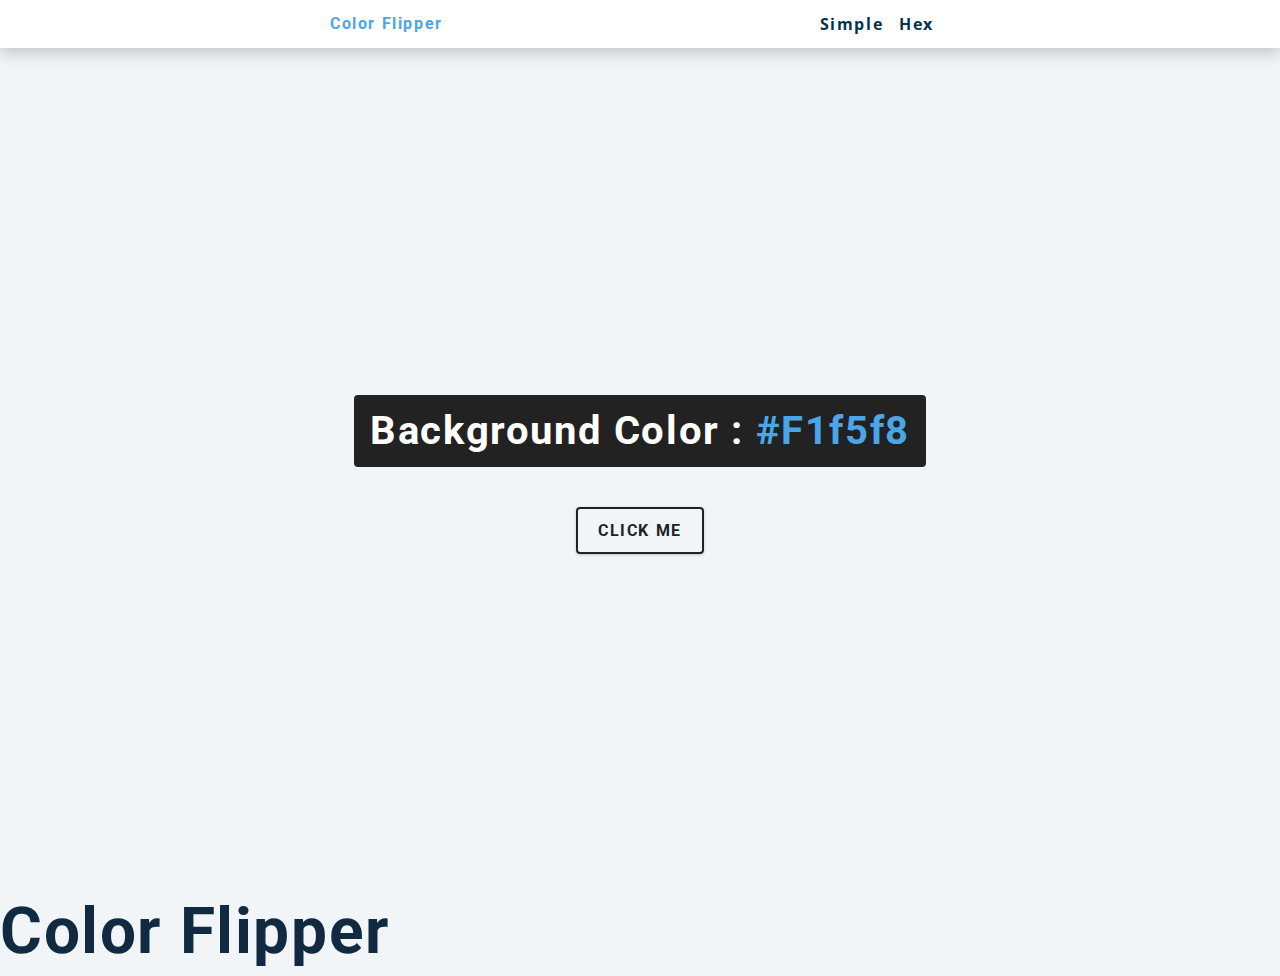
<file: colorflipper/index.html>
<!DOCTYPE html>
<html lang="en">
  <head>
    <meta charset="UTF-8" />
    <meta name="viewport" content="width=device-width, initial-scale=1.0" />
    <title>Color Flipper || Simple</title>

    <!-- styles -->
    <link rel="stylesheet" href="styles.css" />
  </head>
  <body>
    <nav>
      <div class="nav-center">
        <h4>color flipper</h4>
        <ul class="nav-links">
          <li><a href="index.html">simple</a></li>
          <li><a href="hex.html">hex</a></li>
        </ul>
      </div>
    </nav>
    <main>
      <div class="container">
        <h2>background color : <span class="color">#f1f5f8</span></h2>
        <button class="btn btn-hero" id="btn">click me</button>
      </div>
    </main>
    <h1>color flipper</h1>
    <!-- javascript -->
    <script src="apps.js"></script>
  </body>
</html>
</file>
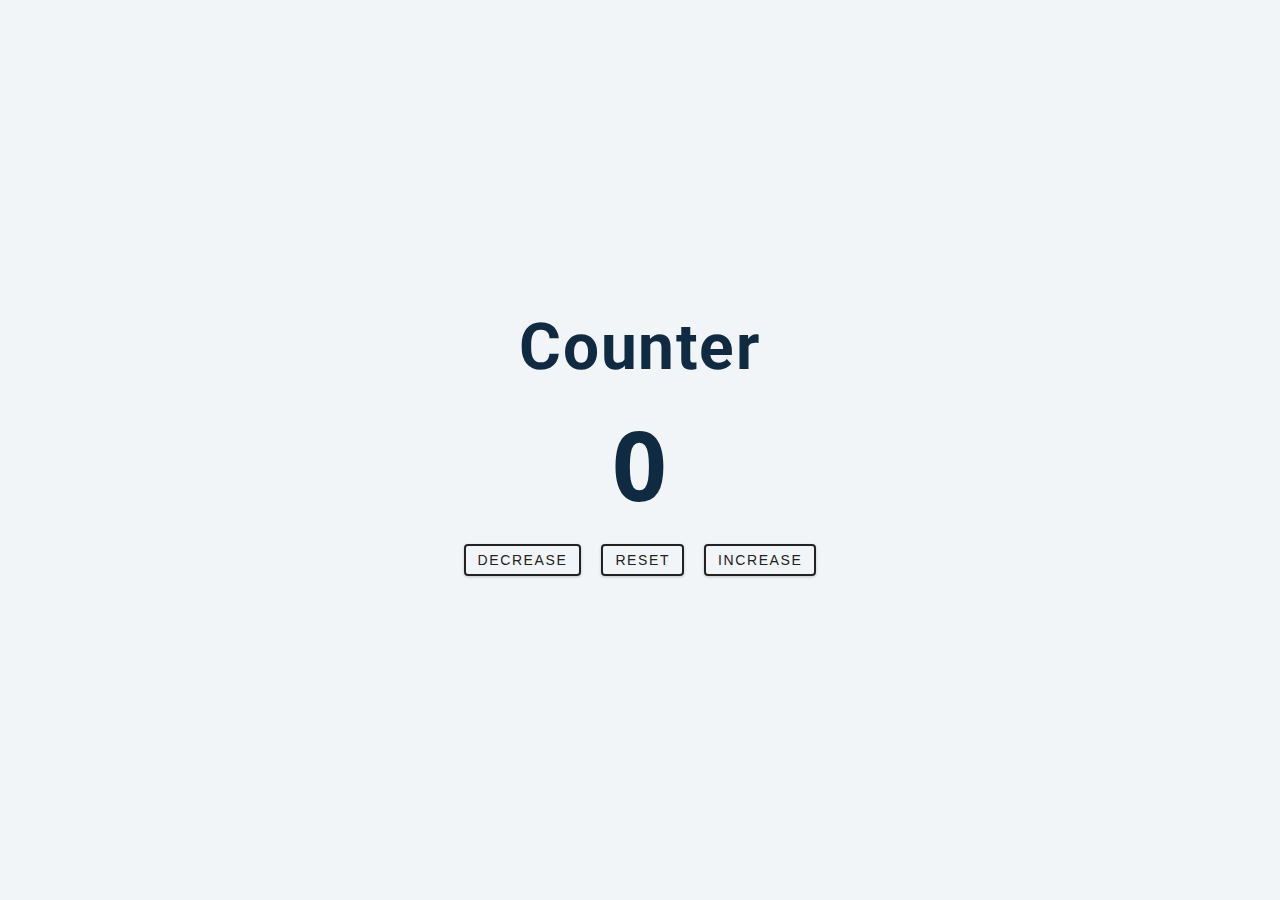
<file: counter/index.html>
<!DOCTYPE html>
<html lang="en">
  <head>
    <meta charset="UTF-8" />
    <meta name="viewport" content="width=device-width, initial-scale=1.0" />
    <title>Counter</title>

    <!-- styles -->
    <link rel="stylesheet" href="styles.css" />
  </head>
  <body>
    <main>
      <div class="container">
        <h1>
          Counter

        </h1>
        <span id="value">0</span>
         <div class="button-container">
          <button class="btn decrease">decrease</button>
          <button class="btn reset">reset</button>
          <button class="btn increase">increase</button>
         </div>
      </div>
    </main>
    <!-- javascript -->
    <script src="app.js"></script>
  </body>
</html>
</file>
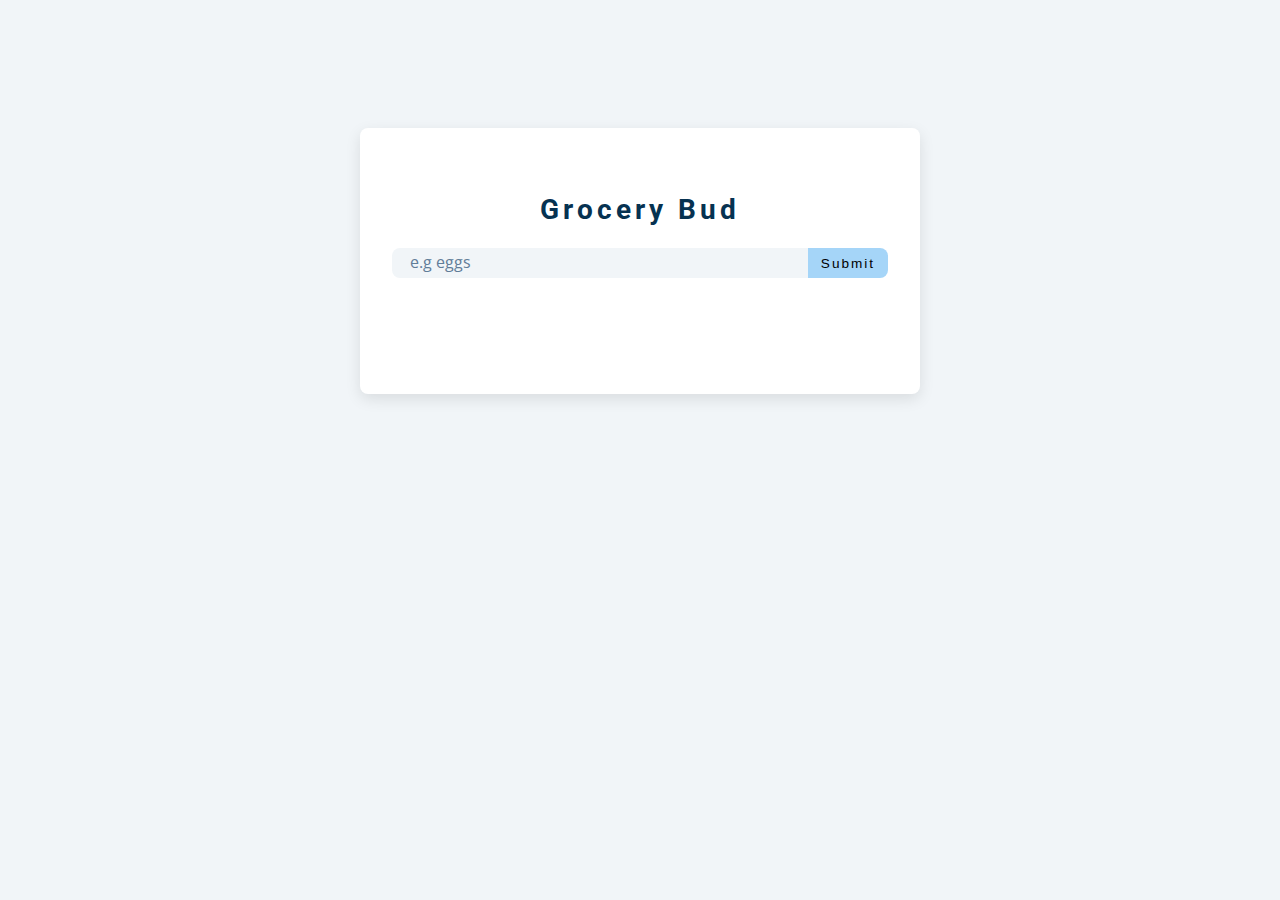
<file: grocery/index.html>
<!DOCTYPE html>
<html lang="en">
  <head>
    <meta charset="UTF-8" />
    <meta name="viewport" content="width=device-width, initial-scale=1.0" />
    <title>Grocery Bud</title>
    <!-- font-awesome -->
    <link
      rel="stylesheet"
      href="https://cdnjs.cloudflare.com/ajax/libs/font-awesome/5.14.0/css/all.min.css"
    />
    <!-- styles -->
    <link rel="stylesheet" href="styles.css" />
  </head>
  <body>
    <section class="section-center">
      <!--form-->
       <form class="grocery-form">
        <p class="alert"></p>
        <h3>Grocery Bud</h3>
        <div class="form-control">
          <input type="text" id="grocery" placeholder="e.g eggs" />
          <button type="submit" class="submit-btn">
            Submit
          </button>
        </div>
       </form>
      <!-- list -->
      <div class="grocery-container">
        <div class="grocery-list">
          <article class="grocery-item">
            
          </article>
        </div>
        <!--Button-->
        <button type="button" class="clear-btn">Clear Items</button>
      </div>
    </section>
    <!-- javascript -->
    <script src="app.js"></script>
  </body>
</html>
</file>
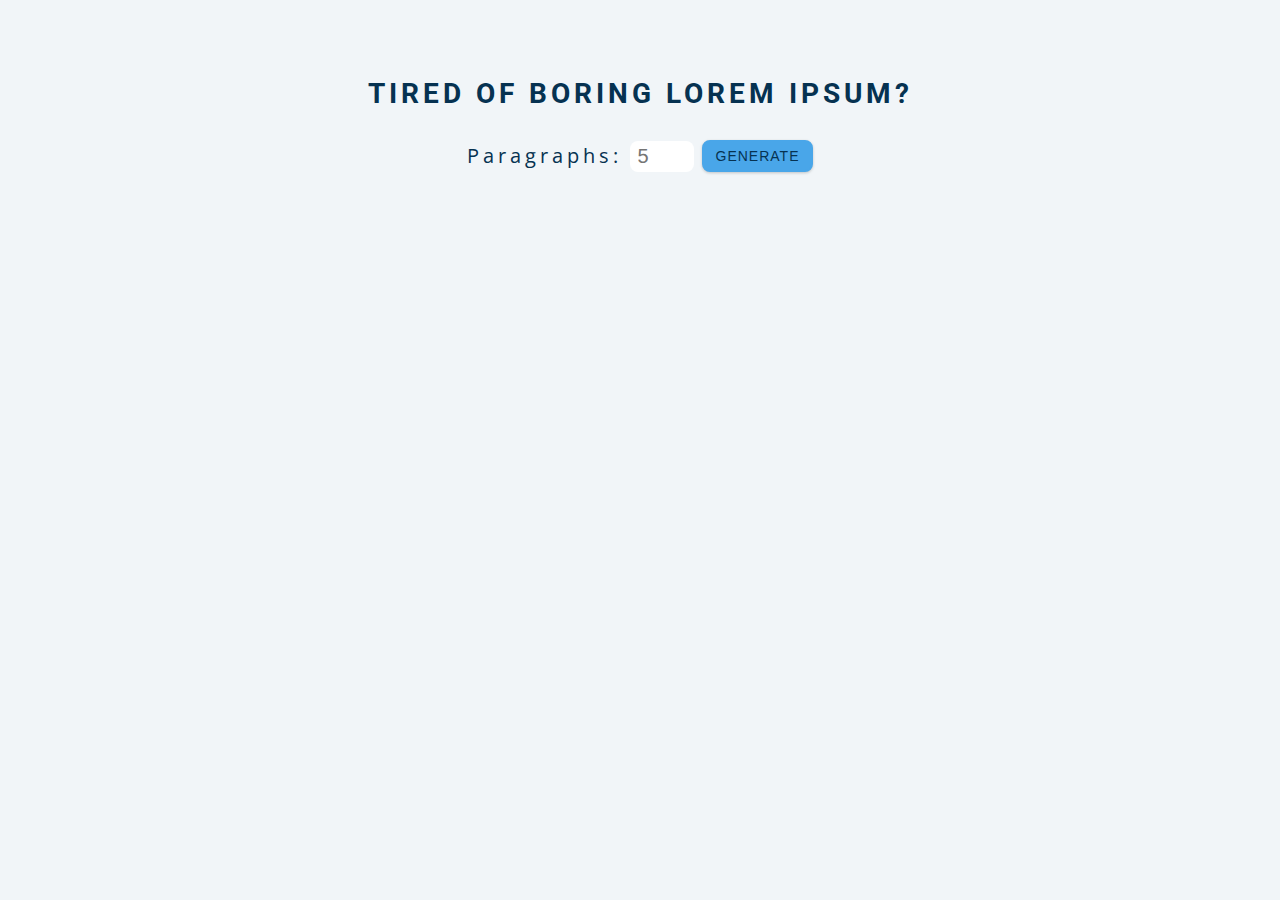
<file: lorem/index.html>
<!DOCTYPE html>
<html lang="en">
  <head>
    <meta charset="UTF-8" />
    <meta name="viewport" content="width=device-width, initial-scale=1.0" />
    <title>Lorem Ipsum</title>

    <!-- styles -->
    <link rel="stylesheet" href="styles.css" />
  </head>
  <body>
    <section class="section-center">
      <h3>Tired of boring lorem ipsum?</h3>
      <form class="lorem-form">
        <label for="amount"> Paragraphs:</label>
        <input type="number" name="amount" id="amount" placeholder="5" />

        <button type="submit" class="btn">Generate</button>
      </form>
      <article class="lorem-text">

      </article>
    </section>
    <!-- javascript -->
    <script src="app.js"></script>
  </body>
</html>
</file>
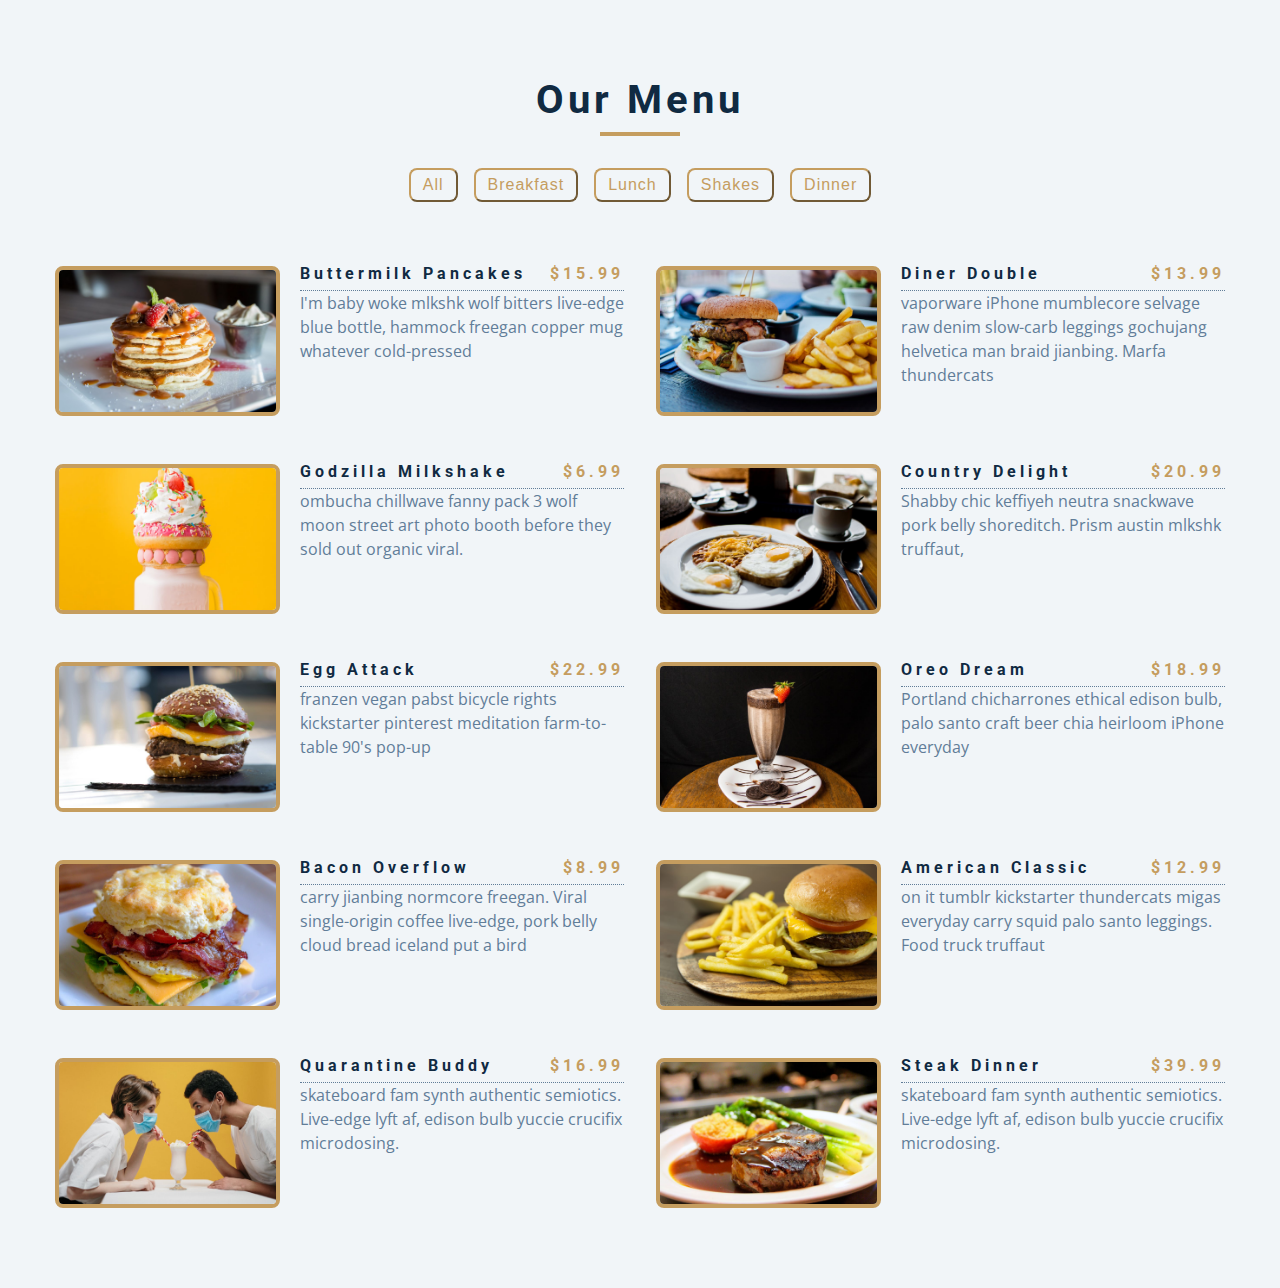
<file: menu/index.html>
<!DOCTYPE html>
<html lang="en">
  <head>
    <meta charset="UTF-8" />
    <meta name="viewport" content="width=device-width, initial-scale=1.0" />
    <title>Starter</title>
    <!-- font-awesome -->
    <link
      rel="stylesheet"
      href="https://cdnjs.cloudflare.com/ajax/libs/font-awesome/5.14.0/css/all.min.css"
    />
    <!-- styles -->
    <link rel="stylesheet" href="styles.css" />
  </head>
  <body>
    <section class="menu">
      <!--title-->
      <div class="title">
        <h2>Our Menu</h2>
        <div class="underline"></div>
      </div>
      <!-- Filter Buttons -->
      <div class="btn-container">
        <!--
        <button class="filter-btn" type="button" data-id="all">All</button>
        <button class="filter-btn" type="button" data-id="breakfast">Breakefast</button>
        <button class="filter-btn" type="button" data-id="lunch">Lunch</button>
        <button class="filter-btn" type="button" data-id="shakes">Shakes</button>
      -->
      </div>

      <!--Menu items-->
      <div class="section-center">
        <!--single item-->
        <!--<article class="menu-item">
          <img src="menu-item.jpeg" class="photo" alt="menu item" />
          <div class="item-info">
            <header>
            <h4>Buttermilk Pancakes</h4>
            <h4 class="price">$15</h4>
          </header>
          <p>This is a product decriptions This is a product decriptions This is a product decriptions</p>
          </div>
        </article>-->
        <!--end of single item-->
      </div>
    </section>
    <!-- javascript -->
    <script src="app.js"></script>
  </body>
</html>
</file>
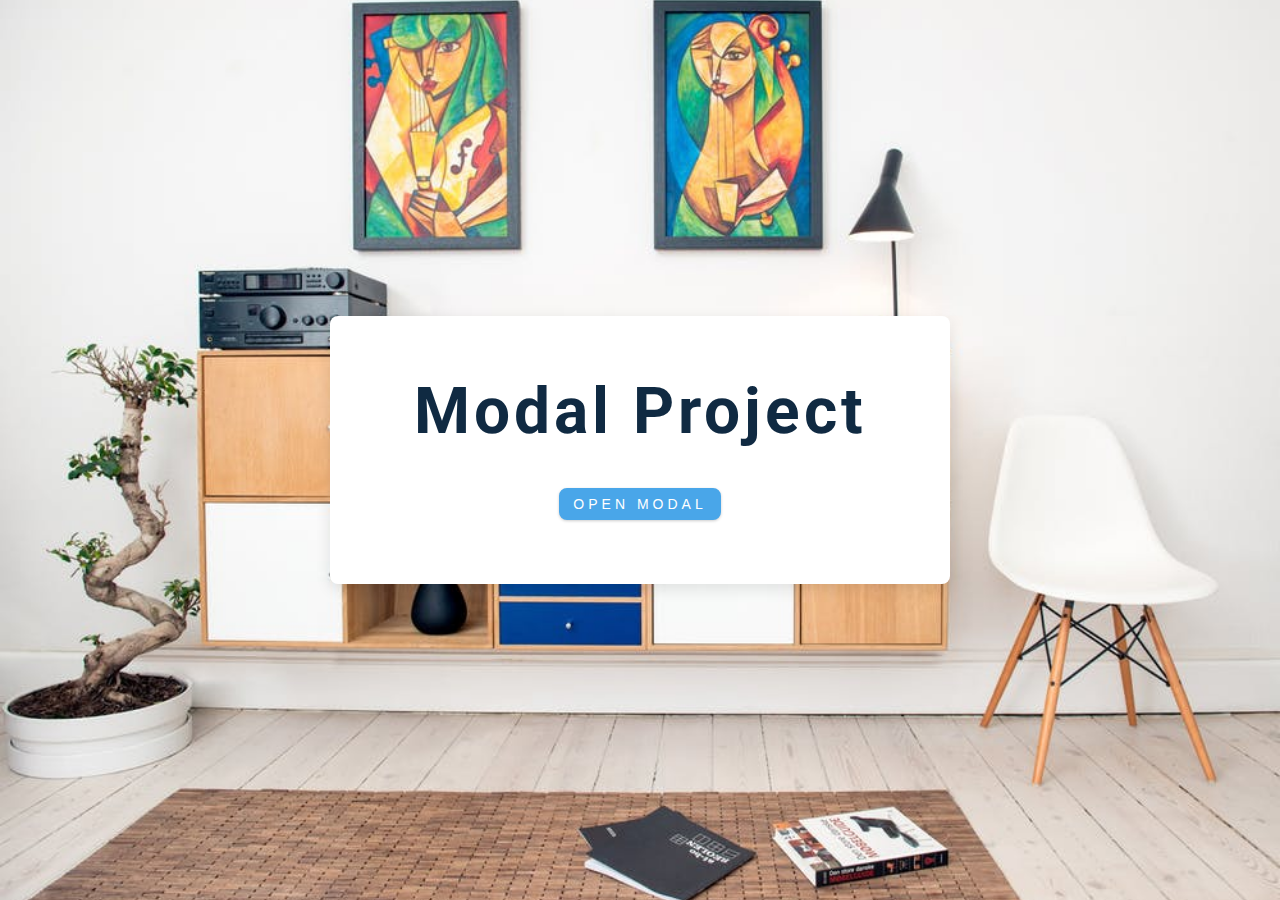
<file: modal/index.html>
<!DOCTYPE html>
<html lang="en">
  <head>
    <meta charset="UTF-8" />
    <meta name="viewport" content="width=device-width, initial-scale=1.0" />
    <title>Modal</title>
    <!-- font-awesome -->
    <link
      rel="stylesheet"
      href="https://cdnjs.cloudflare.com/ajax/libs/font-awesome/5.14.0/css/all.min.css"
    />
    <!-- styles -->
    <link rel="stylesheet" href="styles.css" />
  </head>
  <body>
    <!--hero-->
    <header class="hero">
      <div class="banner">
        <h1>Modal Project</h1>
        <button class="btn modal-btn">
          Open Modal
        </button>
      </div>
    </header>
    <!--end of hero-->
    <!--Modal-->
    <div class="modal-overlay">
      <div class="modal-container">
        <h3>Modal Content</h3>
        <button class="close-btn">
          <i class="fas fa-times"></i>
        </button>
      </div>
    </div>
    <!--end of Modal-->

    <!-- javascript -->
    <script src="app.js"></script>
  </body>
</html>
</file>
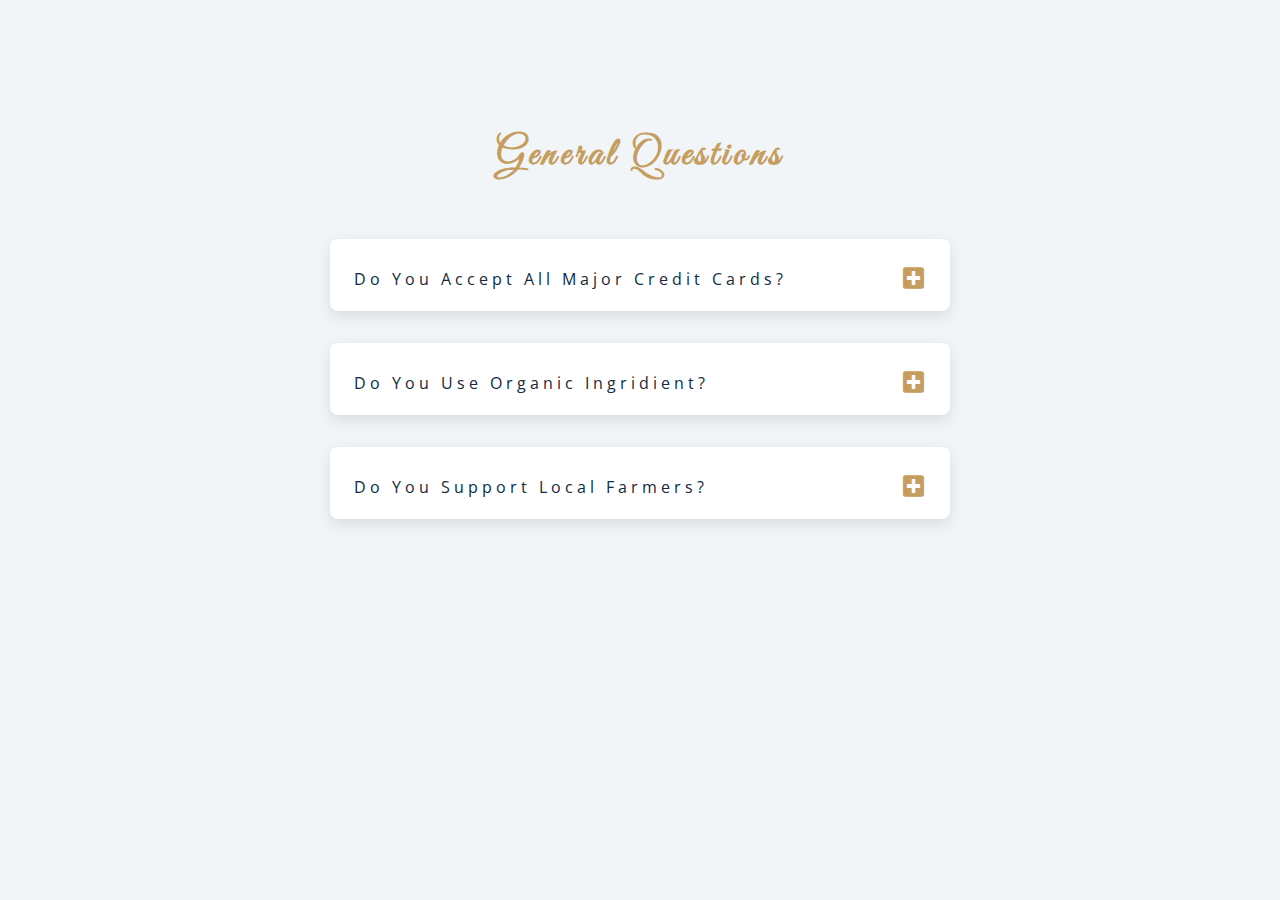
<file: question/index.html>
<!DOCTYPE html>
<html lang="en">
  <head>
    <meta charset="UTF-8" />
    <meta name="viewport" content="width=device-width, initial-scale=1.0" />
    <title>Q & A</title>
    <!-- font-awesome -->
    <link
      rel="stylesheet"
      href="https://cdnjs.cloudflare.com/ajax/libs/font-awesome/5.14.0/css/all.min.css"
    />
    <!-- extra fonts -->
    <link
      href="https://fonts.googleapis.com/css?family=Great+Vibes&display=swap"
      rel="stylesheet"
    />
    <!-- styles -->
    <link rel="stylesheet" href="styles.css" />
  </head>
  <body>
    <section class="questions">
      <!--title-->
      <div class="title">
        <h2>General Questions</h2>
      </div>
      <!-- questions -->
      <div class="section-center">
        <!--single question-->
        <article class="question">
          <!--question title-->
          <div class="question-title">
          <p>Do you accept all major credit cards?</p>
          <button type="button" class="question-btn">
           <span class="plus-icon">
            <i class="fas fa-plus-square"></i>
          </span>
          <span class="minus-icon" >
            <i class="fas fa-minus-square"></i>
          </span>
          </button>
        </div>
        <!-- question text-->
        <div class="question-text">
          <p>
            Yes we do accept major credit card Yes we do accept major credit card
            Yes we do accept major credit card Yes we do accept major credit card
            Yes we do accept major credit card Yes we do accept major credit card
          </p>
        </div>
        </article>
        <!--end single question-->
        <!--single question-->
        <article class="question">
          <!--question title-->
          <div class="question-title">
          <p>Do you use organic ingridient?</p>
          <button type="button" class="question-btn">
           <span class="plus-icon">
            <i class="fas fa-plus-square"></i>
          </span>
          <span class="minus-icon" >
            <i class="fas fa-minus-square"></i>
          </span>
          </button>
        </div>
        <!-- question text-->
        <div class="question-text">
          <p>
            Yes we do accept major credit card Yes we do accept major credit card
            Yes we do accept major credit card Yes we do accept major credit card
            Yes we do accept major credit card Yes we do accept major credit card
          </p>
        </div>
        </article>
        <!--end single question-->
        <!--single question-->
        <article class="question">
          <!--question title-->
          <div class="question-title">
          <p>Do you support local farmers?</p>
          <button type="button" class="question-btn">
           <span class="plus-icon">
            <i class="fas fa-plus-square"></i>
          </span>
          <span class="minus-icon" >
            <i class="fas fa-minus-square"></i>
          </span>
          </button>
        </div>
        <!-- question text-->
        <div class="question-text">
          <p>
            Yes we do accept major credit card Yes we do accept major credit card
            Yes we do accept major credit card Yes we do accept major credit card
            Yes we do accept major credit card Yes we do accept major credit card
          </p>
        </div>
        </article>
        <!--end single question-->
      </div>
    </section>
    <!-- javascript -->
    <script src="app.js"></script>
  </body>
</html>
</file>
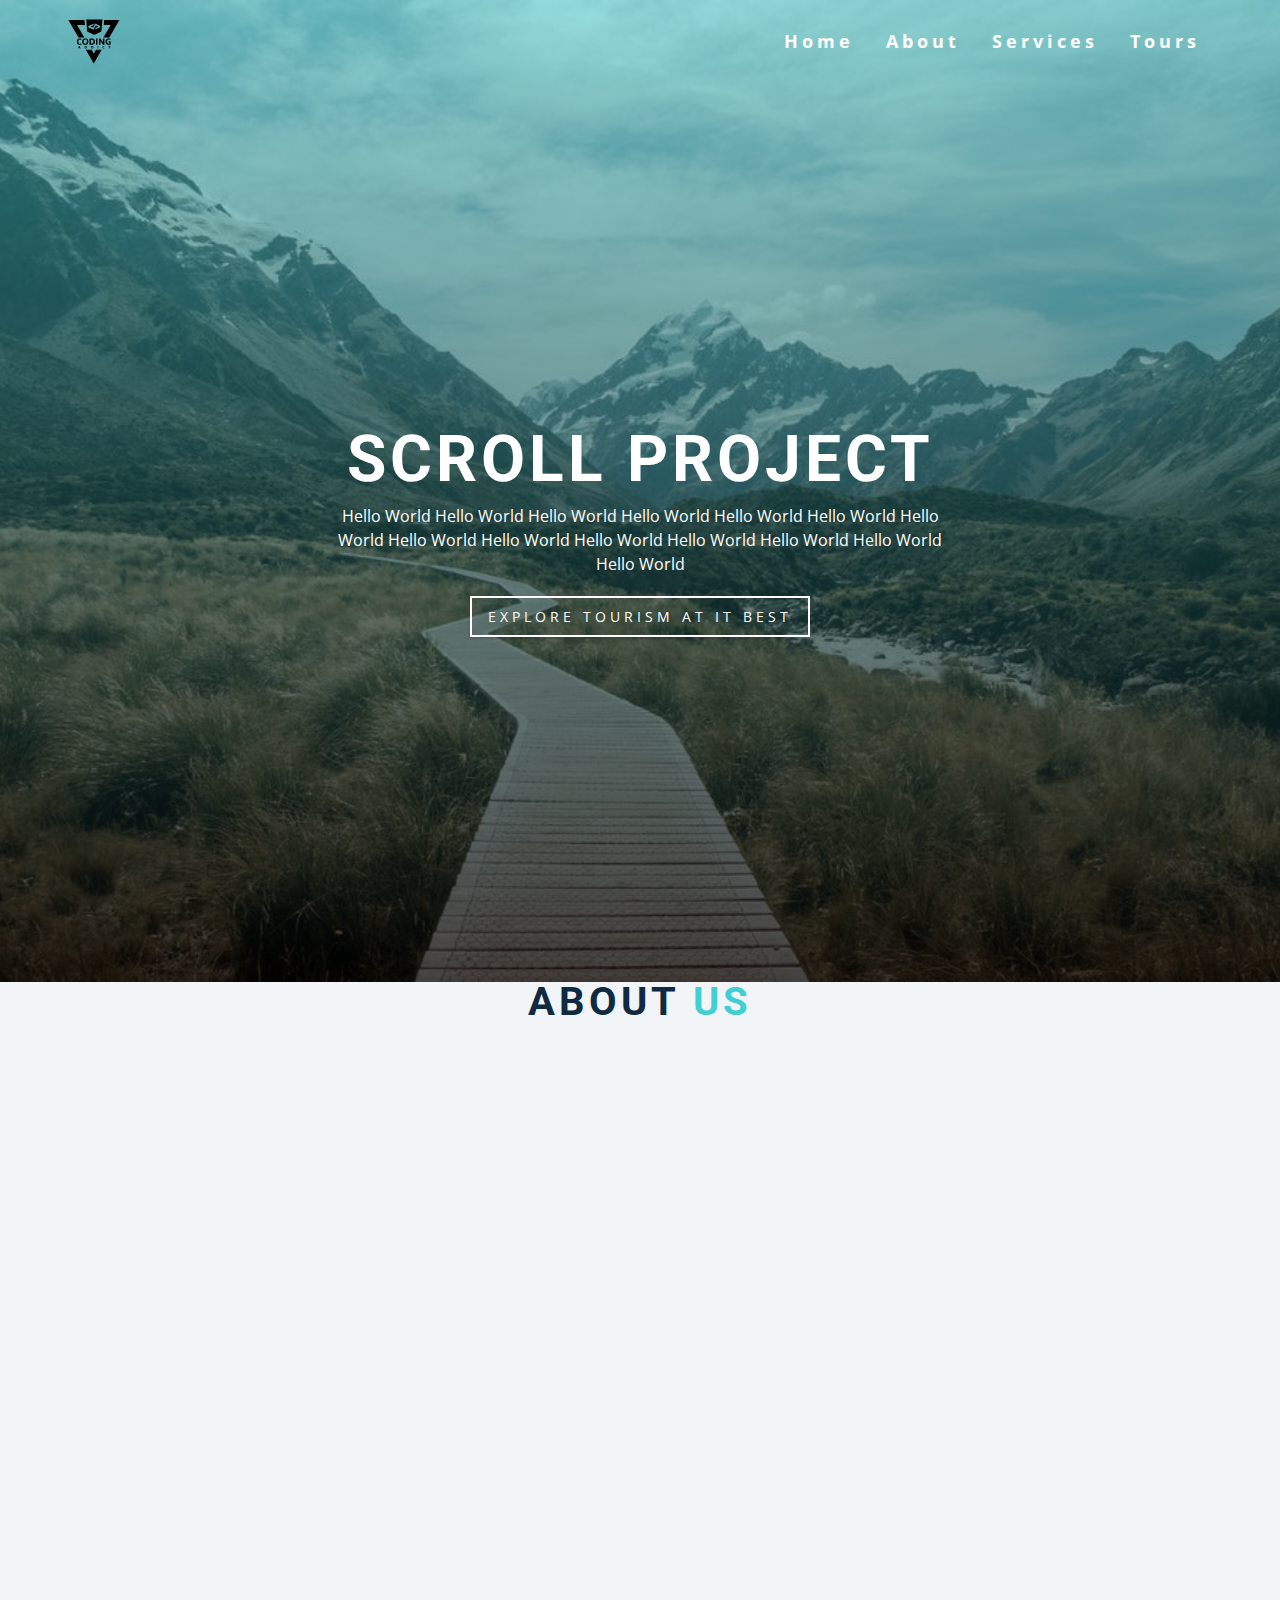
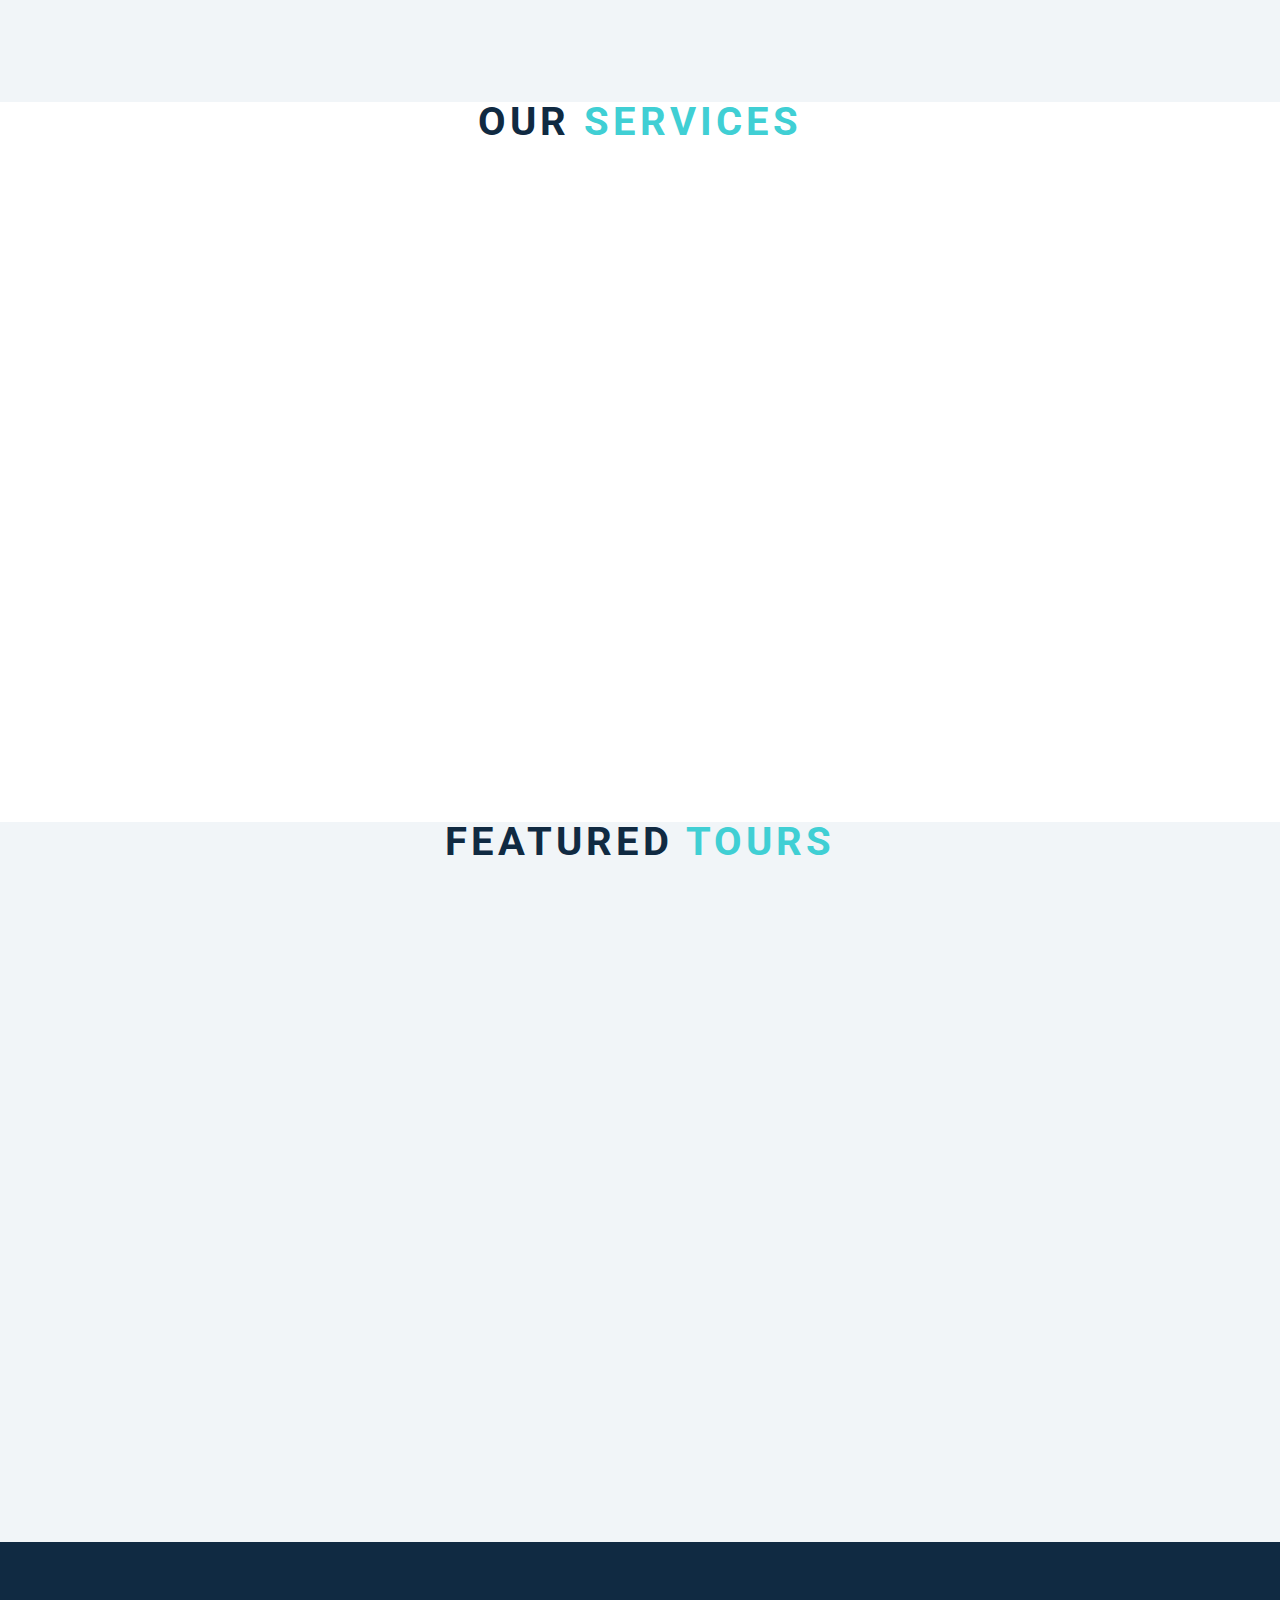
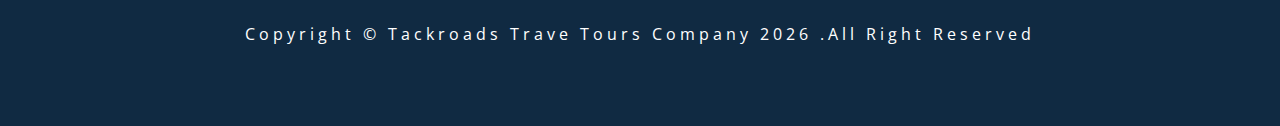
<file: scroll/index.html>
<!DOCTYPE html>
<html lang="en">
  <head>
    <meta charset="UTF-8" />
    <meta name="viewport" content="width=device-width, initial-scale=1.0" />
    <title>Scroll</title>
    <!-- font-awesome -->
    <link
      rel="stylesheet"
      href="https://cdnjs.cloudflare.com/ajax/libs/font-awesome/5.14.0/css/all.min.css"
    />
    <!-- styles -->
    <link rel="stylesheet" href="styles.css" />
  </head>
  <body>
    <!--header-->
    <header id="home">
      <!-- navbar -->
      <nav id="nav">
        <div class="nav-center">
          <!-- nav header -->
          <div class="nav-header">
            <img src="./logo.svg" alt="logo" class="logo" />
            <button class="nav-toggle">
              <i class="fas fa-bars"></i>
            </button>
          </div>
          <!-- Links -->
          <div class="links-container">
            <ul class="links">
              <li>
                <a href="#home" class="scroll-link">home</a>
              </li>
              <li>
                <a href="#about" class="scroll-link">about</a>
              </li>
              <li>
                <a href="#services" class="scroll-link">services</a>
              </li>
              <li>
                <a href="#tours" class="scroll-link">tours</a>
              </li>
            </ul>
          </div>
        </div>
      </nav>
      <!-- Banner-->
      <div class="banner">
        <div class="container">
          <h1>Scroll Project</h1>
          <p>Hello World Hello World Hello World Hello World Hello World Hello World 
            Hello World Hello World Hello World Hello World Hello World 
            Hello World Hello World Hello World 
          </p>
          <a href="#tours" class="scroll-link btn btn-white">
            Explore Tourism at it best
          </a>
        </div>
      </div>
    </header>

    <!--About-->
    <section id="about" class="section">
      <div class="title">
        <h2>About <span>Us</span></h2>
      </div>

    </section>

    <!--services-->
    <section id="services" class="section">
      <div class="title">
        <h2>Our <span>Services</span></h2>
      </div>

    </section>
     <!--Tours-->
     <section id="tours" class="section">
      <div class="title">
        <h2>Featured <span>Tours</span></h2>
      </div>

    </section>
    <!--footers -->
    <footer class="section">
      <p>
        Copyright &copy; Tackroads Trave Tours Company
        <span id="date"> </span>
        .all right reserved
      </p>
    </footer>

    <!-- Back to top button-->
    <a href="#home" class="scroll-link top-link">
      <i class="fas fa-arrow-up"></i>
    </a>
    <!-- javascript -->
    <script src="app.js"></script>
  </body>
</html>
</file>
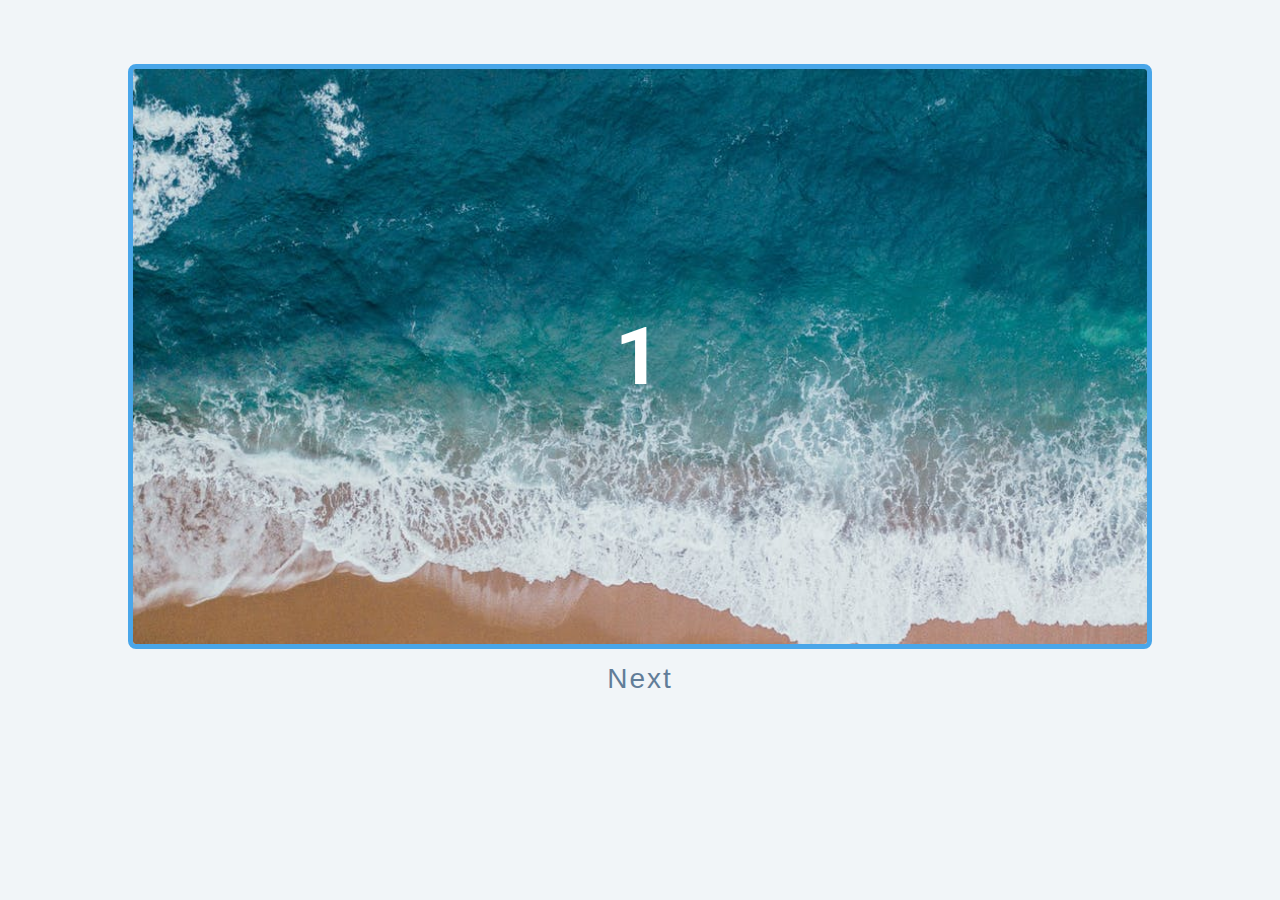
<file: slider/index.html>
<!DOCTYPE html>
<html lang="en">
  <head>
    <meta charset="UTF-8" />
    <meta name="viewport" content="width=device-width, initial-scale=1.0" />
    <title>Slider</title>

    <!-- styles -->
    <link rel="stylesheet" href="styles.css" />
  </head>
  <body>
    <div class="slider-container">
      <div class="slide">
        <img src="./img-1.jpeg" class="slide-img" alt="" />
        <h1>1</h1>
      </div>
      <div class="slide">
        
        <h1>2</h1>
      </div>
      <div class="slide">
         <h1>3</h1>
      </div>
      <div class="slide">
        <div>
          <img src="./person-1.jpeg" class="person-img" alt="" />
        <h4>Susan Doe</h4>
        <h1>4</h1>
        </div>
        
      </div>
    </div>

    <div class="btn-container">
      <button type="button" class="prevBtn fas fa-primary">
         Prev
      </button>
      <button type="button" class="nextBtn fas fa-primary">
         Next
      </button>
    </div>
    <!-- javascript -->
    <script src="app.js"></script>
  </body>
</html>
</file>
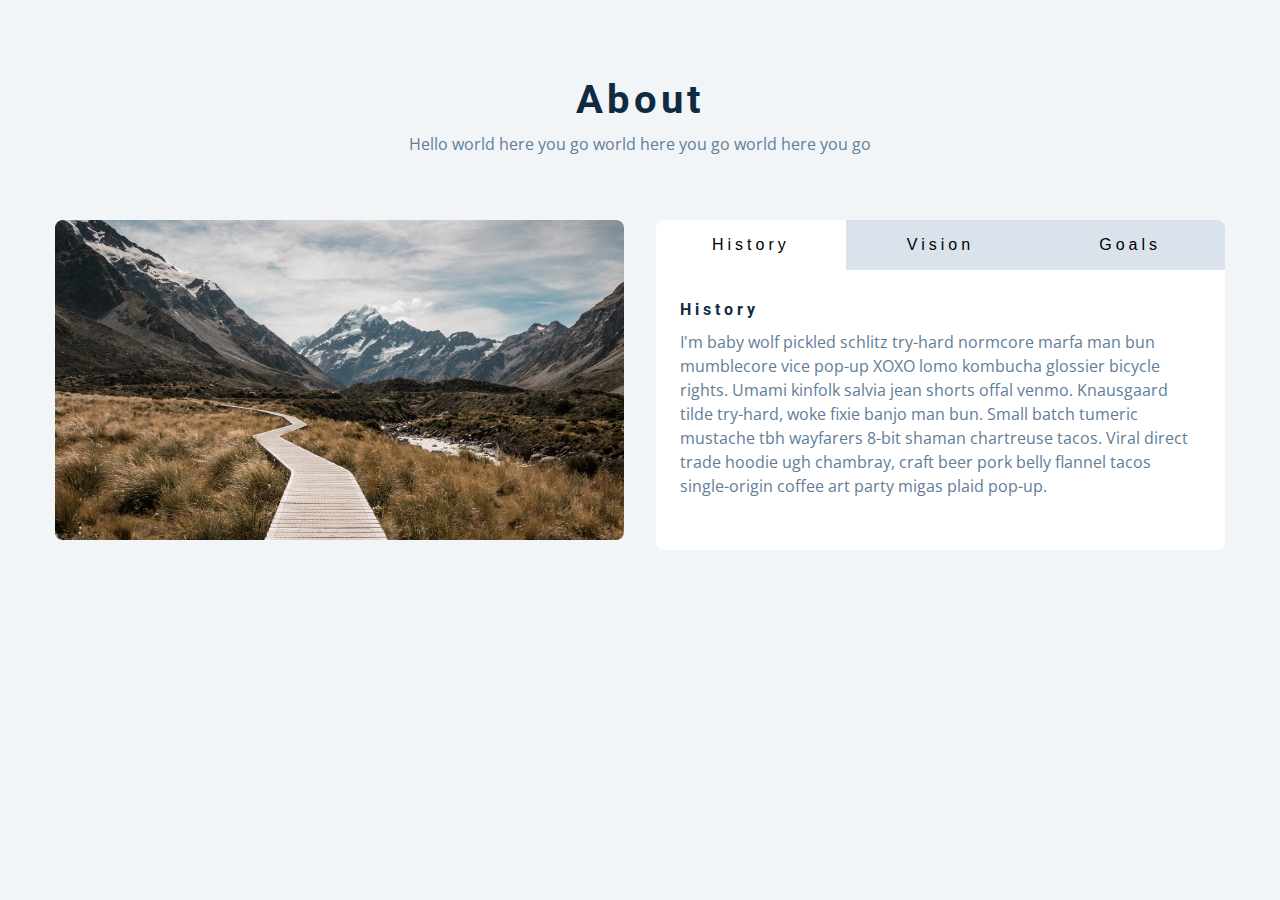
<file: tabs/index.html>
<!DOCTYPE html>
<html lang="en">
  <head>
    <meta charset="UTF-8" />
    <meta name="viewport" content="width=device-width, initial-scale=1.0" />
    <title>Tabs</title>

    <!-- styles -->
    <link rel="stylesheet" href="styles.css" />
  </head>
  <body>
    <section class="section">
      <div class="title">
        <h2>About</h2>
        <p>Hello world here you go world here you go 
          world here you go 
        </p>
      </div>
      <div class="about-center section-center">
        <article class="about-img">
          <img src="./hero-bcg.jpeg" alt="about picture" />
        </article>
        <article class="about">
          <!-- btn container -->
          <div class="btn-container">
            <button class="tab-btn active" data-id="history">History</button>
            <button class="tab-btn" data-id="vision">Vision</button>
            <button class="tab-btn" data-id="goals">Goals</button>
          </div>


          <article class="about-content">
            <!-- single item-->
            <div class="content active" id="history">
             <h4>History</h4>
             <!-- history -->
              <p>
                I'm baby wolf pickled schlitz try-hard normcore marfa man bun mumblecore vice
                pop-up XOXO lomo kombucha glossier bicycle rights. Umami kinfolk salvia jean
                shorts offal venmo. Knausgaard tilde try-hard, woke fixie banjo man bun. Small
                batch tumeric mustache tbh wayfarers 8-bit shaman chartreuse tacos. Viral
                direct trade hoodie ugh chambray, craft beer pork belly flannel tacos
                single-origin coffee art party migas plaid pop-up.
              </p>
            </div>
            <!-- end of single item-->
            <!-- single item-->
            <div class="content" id="vision">
             <h4>Vision</h4>
             <p>
              Man bun PBR&B keytar copper mug prism, hell of helvetica. Synth crucifix offal
              deep v hella biodiesel. Church-key listicle polaroid put a bird on it
              chillwave palo santo enamel pin, tattooed meggings franzen la croix cray.
              Retro yr aesthetic four loko tbh helvetica air plant, neutra palo santo tofu
              mumblecore. Hoodie bushwick pour-over jean shorts chartreuse shabby chic. Roof
              party hammock master cleanse pop-up truffaut, bicycle rights skateboard
              affogato readymade sustainable deep v live-edge schlitz narwhal.
            </p>
            <ul>
              <li>list item</li>
              <li>list item</li>
              <li>list item</li>
            </ul>
            </div>
            <!-- end of single item-->
            <!-- single item-->
            <div class="content" id="goals">
             <h4>Goals</h4>
             <!-- goals -->
                <p>
                  Chambray authentic truffaut, kickstarter brunch taxidermy vape heirloom four
                  dollar toast raclette shoreditch church-key. Poutine etsy tote bag, cred
                  fingerstache leggings cornhole everyday carry blog gastropub. Brunch biodiesel
                  sartorial mlkshk swag, mixtape hashtag marfa readymade direct trade man braid
                  cold-pressed roof party. Small batch adaptogen coloring book heirloom.
                  Letterpress food truck hammock literally hell of wolf beard adaptogen everyday
                  carry. Dreamcatcher pitchfork yuccie, banh mi salvia venmo photo booth quinoa
                  chicharrones.
                </p>
            </div>
            <!-- end of single item-->
  
          </article>
        </article>
       
      </div>
    </section>
    <!-- javascript -->
    <script src="app.js"></script>
  </body>
</html>
</file>
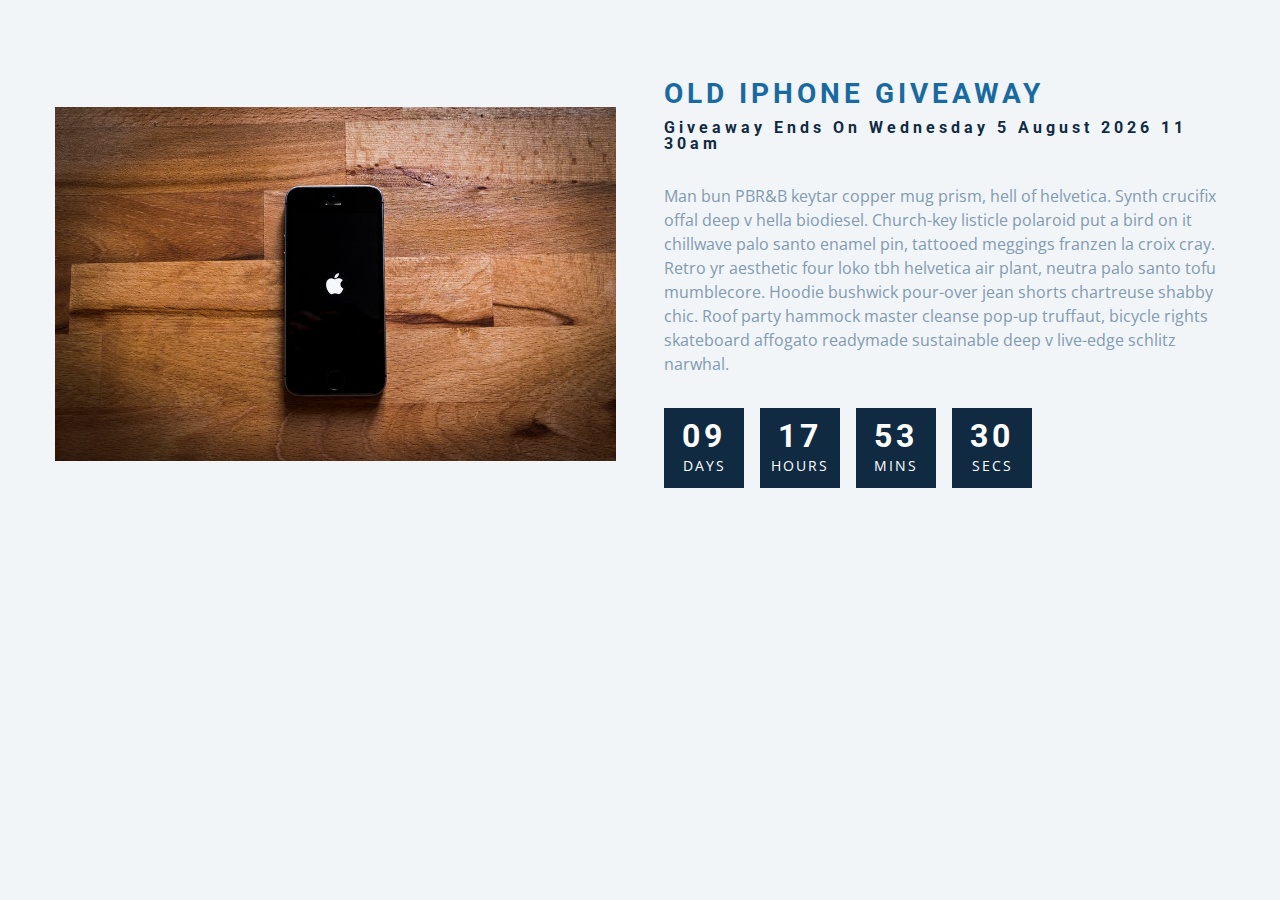
<file: timer/index.html>
<!DOCTYPE html>
<html lang="en">
  <head>
    <meta charset="UTF-8" />
    <meta name="viewport" content="width=device-width, initial-scale=1.0" />
    <title>Countdown</title>

    <!-- styles -->
    <link rel="stylesheet" href="styles.css" />
  </head>
  <body>
    <section class="section-center">
     <article class="gift-img">
      <img src="./gift.jpeg" alt="gift P">
     </article>
     <!-- info -->
     <article class="gift-info">
      <h3>Old Iphone Giveaway</h3>
      <h4 class="giveaway">
        Giveaway ends on Sunday, 24 April 2020, 8:00am
        
      </h4>
      <p>
        Man bun PBR&B keytar copper mug prism, hell of helvetica. Synth crucifix offal
        deep v hella biodiesel. Church-key listicle polaroid put a bird on it
        chillwave palo santo enamel pin, tattooed meggings franzen la croix cray.
        Retro yr aesthetic four loko tbh helvetica air plant, neutra palo santo tofu
        mumblecore. Hoodie bushwick pour-over jean shorts chartreuse shabby chic. Roof
        party hammock master cleanse pop-up truffaut, bicycle rights skateboard
        affogato readymade sustainable deep v live-edge schlitz narwhal.
      </p>

      <div class="deadline">
        <!--days-->
        <div class="deadline-format">
          <div>
            <h4 class="days">34</h4>
            <span>Days</span>
          </div>
        </div>
        <!-- end of item -->
        <!--hours-->
        <div class="deadline-format">
          <div>
            <h4 class="hours">34</h4>
            <span>Hours</span>
          </div>
        </div>
        <!-- end of item -->
        <!--minutes-->
        <div class="deadline-format">
          <div>
            <h4 class="mins">34</h4>
            <span>Mins</span>
          </div>
        </div>
        <!-- end of item -->
        <!--seconds-->
        <div class="deadline-format">
          <div>
            <h4 class="secs">34</h4>
            <span>Secs</span>
          </div>
        </div>
        <!-- end of item -->
    
      </div>
     </article>
    </section>
    <!-- javascript -->
    <script src="app.js"></script>
  </body>
</html>
</file>
<file: colorflipper/styles.css>
/*
=============== 
Fonts
===============
*/
@import url("https://fonts.googleapis.com/css?family=Open+Sans|Roboto:400,700&display=swap");

/*
=============== 
Variables
===============
*/

:root {
  /* dark shades of primary color*/
  --clr-primary-1: hsl(205, 86%, 17%);
  --clr-primary-2: hsl(205, 77%, 27%);
  --clr-primary-3: hsl(205, 72%, 37%);
  --clr-primary-4: hsl(205, 63%, 48%);
  /* primary/main color */
  --clr-primary-5: hsl(205, 78%, 60%);
  /* lighter shades of primary color */
  --clr-primary-6: hsl(205, 89%, 70%);
  --clr-primary-7: hsl(205, 90%, 76%);
  --clr-primary-8: hsl(205, 86%, 81%);
  --clr-primary-9: hsl(205, 90%, 88%);
  --clr-primary-10: hsl(205, 100%, 96%);
  /* darkest grey - used for headings */
  --clr-grey-1: hsl(209, 61%, 16%);
  --clr-grey-2: hsl(211, 39%, 23%);
  --clr-grey-3: hsl(209, 34%, 30%);
  --clr-grey-4: hsl(209, 28%, 39%);
  /* grey used for paragraphs */
  --clr-grey-5: hsl(210, 22%, 49%);
  --clr-grey-6: hsl(209, 23%, 60%);
  --clr-grey-7: hsl(211, 27%, 70%);
  --clr-grey-8: hsl(210, 31%, 80%);
  --clr-grey-9: hsl(212, 33%, 89%);
  --clr-grey-10: hsl(210, 36%, 96%);
  --clr-white: #fff;
  --clr-red-dark: hsl(360, 67%, 44%);
  --clr-red-light: hsl(360, 71%, 66%);
  --clr-green-dark: hsl(125, 67%, 44%);
  --clr-green-light: hsl(125, 71%, 66%);
  --clr-black: #222;
  --ff-primary: "Roboto", sans-serif;
  --ff-secondary: "Open Sans", sans-serif;
  --transition: all 0.3s linear;
  --spacing: 0.1rem;
  --radius: 0.25rem;
  --light-shadow: 0 5px 15px rgba(0, 0, 0, 0.1);
  --dark-shadow: 0 5px 15px rgba(0, 0, 0, 0.2);
  --max-width: 1170px;
  --fixed-width: 620px;
}
/*
=============== 
Global Styles
===============
*/

*,
::after,
::before {
  margin: 0;
  padding: 0;
  box-sizing: border-box;
}
body {
  font-family: var(--ff-secondary);
  background: var(--clr-grey-10);
  color: var(--clr-grey-1);
  line-height: 1.5;
  font-size: 0.875rem;
}
ul {
  list-style-type: none;
}
a {
  text-decoration: none;
}
h1,
h2,
h3,
h4 {
  letter-spacing: var(--spacing);
  text-transform: capitalize;
  line-height: 1.25;
  margin-bottom: 0.75rem;
  font-family: var(--ff-primary);
}
h1 {
  font-size: 3rem;
}
h2 {
  font-size: 2rem;
}
h3 {
  font-size: 1.25rem;
}
h4 {
  font-size: 0.875rem;
}
p {
  margin-bottom: 1.25rem;
  color: var(--clr-grey-5);
}
@media screen and (min-width: 800px) {
  h1 {
    font-size: 4rem;
  }
  h2 {
    font-size: 2.5rem;
  }
  h3 {
    font-size: 1.75rem;
  }
  h4 {
    font-size: 1rem;
  }
  body {
    font-size: 1rem;
  }
  h1,
  h2,
  h3,
  h4 {
    line-height: 1;
  }
}
/*  global classes */

/* section */
.section {
  padding: 5rem 0;
}

.section-center {
  width: 90vw;
  margin: 0 auto;
  max-width: 1170px;
}
@media screen and (min-width: 992px) {
  .section-center {
    width: 95vw;
  }
}
main {
  min-height: 100vh;
  display: grid;
  place-items: center;
}

/*
=============== 
Nav
===============
*/
nav {
  background: var(--clr-white);
  height: 3rem;
  display: grid;
  align-items: center;
  box-shadow: var(--dark-shadow);
}
.nav-center {
  width: 90vw;
  max-width: var(--fixed-width);
  margin: 0 auto;
  display: flex;
  align-items: center;
  justify-content: space-between;
}
.nav-center h4 {
  margin-bottom: 0;
  color: var(--clr-primary-5);
}
.nav-links {
  display: flex;
}
nav a {
  text-transform: capitalize;
  font-weight: 700;
  font-size: 1rem;
  color: var(--clr-primary-1);
  letter-spacing: var(--spacing);
  margin-right: 1rem;
}
nav a:hover {
  color: var(--clr-primary-5);
}
/*
=============== 
Container
===============
*/
main {
  min-height: calc(100vh - 3rem);
  display: grid;
  place-items: center;
}
.container {
  text-align: center;
}
.container h2 {
  background: var(--clr-black);
  color: var(--clr-white);
  padding: 1rem;
  border-radius: var(--radius);
  margin-bottom: 2.5rem;
}
.color {
  color: var(--clr-primary-5);
}
.btn-hero {
  font-family: var(--ff-primary);
  text-transform: uppercase;
  background: transparent;
  color: var(--clr-black);
  letter-spacing: var(--spacing);
  display: inline-block;
  font-weight: 700;
  transition: var(--transition);
  border: 2px solid var(--clr-black);
  cursor: pointer;
  box-shadow: 0 1px 3px rgba(0, 0, 0, 0.2);
  border-radius: var(--radius);
  font-size: 1rem;
  padding: 0.75rem 1.25rem;
}
.btn-hero:hover {
  color: var(--clr-white);
  background: var(--clr-black);
}
</file>
<file: counter/styles.css>
/*
=============== 
Fonts
===============
*/
@import url("https://fonts.googleapis.com/css?family=Open+Sans|Roboto:400,700&display=swap");

/*
=============== 
Variables
===============
*/

:root {
  /* dark shades of primary color*/
  --clr-primary-1: hsl(205, 86%, 17%);
  --clr-primary-2: hsl(205, 77%, 27%);
  --clr-primary-3: hsl(205, 72%, 37%);
  --clr-primary-4: hsl(205, 63%, 48%);
  /* primary/main color */
  --clr-primary-5: hsl(205, 78%, 60%);
  /* lighter shades of primary color */
  --clr-primary-6: hsl(205, 89%, 70%);
  --clr-primary-7: hsl(205, 90%, 76%);
  --clr-primary-8: hsl(205, 86%, 81%);
  --clr-primary-9: hsl(205, 90%, 88%);
  --clr-primary-10: hsl(205, 100%, 96%);
  /* darkest grey - used for headings */
  --clr-grey-1: hsl(209, 61%, 16%);
  --clr-grey-2: hsl(211, 39%, 23%);
  --clr-grey-3: hsl(209, 34%, 30%);
  --clr-grey-4: hsl(209, 28%, 39%);
  /* grey used for paragraphs */
  --clr-grey-5: hsl(210, 22%, 49%);
  --clr-grey-6: hsl(209, 23%, 60%);
  --clr-grey-7: hsl(211, 27%, 70%);
  --clr-grey-8: hsl(210, 31%, 80%);
  --clr-grey-9: hsl(212, 33%, 89%);
  --clr-grey-10: hsl(210, 36%, 96%);
  --clr-white: #fff;
  --clr-red-dark: hsl(360, 67%, 44%);
  --clr-red-light: hsl(360, 71%, 66%);
  --clr-green-dark: hsl(125, 67%, 44%);
  --clr-green-light: hsl(125, 71%, 66%);
  --clr-black: #222;
  --ff-primary: "Roboto", sans-serif;
  --ff-secondary: "Open Sans", sans-serif;
  --transition: all 0.3s linear;
  --spacing: 0.1rem;
  --radius: 0.25rem;
  --light-shadow: 0 5px 15px rgba(0, 0, 0, 0.1);
  --dark-shadow: 0 5px 15px rgba(0, 0, 0, 0.2);
  --max-width: 1170px;
  --fixed-width: 620px;
}
/*
=============== 
Global Styles
===============
*/

*,
::after,
::before {
  margin: 0;
  padding: 0;
  box-sizing: border-box;
}
body {
  font-family: var(--ff-secondary);
  background: var(--clr-grey-10);
  color: var(--clr-grey-1);
  line-height: 1.5;
  font-size: 0.875rem;
}
ul {
  list-style-type: none;
}
a {
  text-decoration: none;
}
h1,
h2,
h3,
h4 {
  letter-spacing: var(--spacing);
  text-transform: capitalize;
  line-height: 1.25;
  margin-bottom: 0.75rem;
  font-family: var(--ff-primary);
}
h1 {
  font-size: 3rem;
}
h2 {
  font-size: 2rem;
}
h3 {
  font-size: 1.25rem;
}
h4 {
  font-size: 0.875rem;
}
p {
  margin-bottom: 1.25rem;
  color: var(--clr-grey-5);
}
@media screen and (min-width: 800px) {
  h1 {
    font-size: 4rem;
  }
  h2 {
    font-size: 2.5rem;
  }
  h3 {
    font-size: 1.75rem;
  }
  h4 {
    font-size: 1rem;
  }
  body {
    font-size: 1rem;
  }
  h1,
  h2,
  h3,
  h4 {
    line-height: 1;
  }
}
/*  global classes */

/* section */
.section {
  padding: 5rem 0;
}

.section-center {
  width: 90vw;
  margin: 0 auto;
  max-width: 1170px;
}
@media screen and (min-width: 992px) {
  .section-center {
    width: 95vw;
  }
}
main {
  min-height: 100vh;
  display: grid;
  place-items: center;
}

/*
=============== 
Counter
===============
*/

main {
  min-height: 100vh;
  display: grid;
  place-items: center;
}
.container {
  text-align: center;
}
#value {
  font-size: 6rem;
  font-weight: bold;
}
.btn {
  text-transform: uppercase;
  background: transparent;
  color: var(--clr-black);
  padding: 0.375rem 0.75rem;
  letter-spacing: var(--spacing);
  display: inline-block;
  transition: var(--transition);
  font-size: 0.875rem;
  border: 2px solid var(--clr-black);
  cursor: pointer;
  box-shadow: 0 1px 3px rgba(0, 0, 0, 0.2);
  border-radius: var(--radius);
  margin: 0.5rem;
}
.btn:hover {
  color: var(--clr-white);
  background: var(--clr-black);
}
</file>
<file: grocery/styles.css>
/*
=============== 
Fonts
===============
*/
@import url("https://fonts.googleapis.com/css?family=Open+Sans|Roboto:400,700&display=swap");

/*
=============== 
Variables
===============
*/

:root {
  /* dark shades of primary color*/
  --clr-primary-1: hsl(205, 86%, 17%);
  --clr-primary-2: hsl(205, 77%, 27%);
  --clr-primary-3: hsl(205, 72%, 37%);
  --clr-primary-4: hsl(205, 63%, 48%);
  /* primary/main color */
  --clr-primary-5: #49a6e9;
  /* lighter shades of primary color */
  --clr-primary-6: hsl(205, 89%, 70%);
  --clr-primary-7: hsl(205, 90%, 76%);
  --clr-primary-8: hsl(205, 86%, 81%);
  --clr-primary-9: hsl(205, 90%, 88%);
  --clr-primary-10: hsl(205, 100%, 96%);
  /* darkest grey - used for headings */
  --clr-grey-1: hsl(209, 61%, 16%);
  --clr-grey-2: hsl(211, 39%, 23%);
  --clr-grey-3: hsl(209, 34%, 30%);
  --clr-grey-4: hsl(209, 28%, 39%);
  /* grey used for paragraphs */
  --clr-grey-5: hsl(210, 22%, 49%);
  --clr-grey-6: hsl(209, 23%, 60%);
  --clr-grey-7: hsl(211, 27%, 70%);
  --clr-grey-8: hsl(210, 31%, 80%);
  --clr-grey-9: hsl(212, 33%, 89%);
  --clr-grey-10: hsl(210, 36%, 96%);
  --clr-white: #fff;
  --clr-red-dark: hsl(360, 67%, 44%);
  --clr-red-light: hsl(360, 71%, 66%);
  --clr-green-dark: hsl(125, 67%, 44%);
  --clr-green-light: hsl(125, 71%, 66%);
  --clr-black: #222;
  --ff-primary: "Roboto", sans-serif;
  --ff-secondary: "Open Sans", sans-serif;
  --transition: all 0.3s linear;
  --spacing: 0.25rem;
  --radius: 0.5rem;
  --light-shadow: 0 5px 15px rgba(0, 0, 0, 0.1);
  --dark-shadow: 0 5px 15px rgba(0, 0, 0, 0.2);
  --max-width: 1170px;
  --fixed-width: 620px;
}
/*
=============== 
Global Styles
===============
*/

*,
::after,
::before {
  margin: 0;
  padding: 0;
  box-sizing: border-box;
}
body {
  font-family: var(--ff-secondary);
  background: var(--clr-grey-10);
  color: var(--clr-grey-1);
  line-height: 1.5;
  font-size: 0.875rem;
}
ul {
  list-style-type: none;
}
a {
  text-decoration: none;
}
img:not(.logo) {
  width: 100%;
}
img {
  display: block;
}

h1,
h2,
h3,
h4 {
  letter-spacing: var(--spacing);
  text-transform: capitalize;
  line-height: 1.25;
  margin-bottom: 0.75rem;
  font-family: var(--ff-primary);
}
h1 {
  font-size: 3rem;
}
h2 {
  font-size: 2rem;
}
h3 {
  font-size: 1.25rem;
}
h4 {
  font-size: 0.875rem;
}
p {
  margin-bottom: 1.25rem;
  color: var(--clr-grey-5);
}
@media screen and (min-width: 800px) {
  h1 {
    font-size: 4rem;
  }
  h2 {
    font-size: 2.5rem;
  }
  h3 {
    font-size: 1.75rem;
  }
  h4 {
    font-size: 1rem;
  }
  body {
    font-size: 1rem;
  }
  h1,
  h2,
  h3,
  h4 {
    line-height: 1;
  }
}
/*  global classes */

.btn {
  text-transform: uppercase;
  background: transparent;
  color: var(--clr-black);
  padding: 0.375rem 0.75rem;
  letter-spacing: var(--spacing);
  display: inline-block;
  transition: var(--transition);
  font-size: 0.875rem;
  border: 2px solid var(--clr-black);
  cursor: pointer;
  box-shadow: 0 1px 3px rgba(0, 0, 0, 0.2);
  border-radius: var(--radius);
}
.btn:hover {
  color: var(--clr-white);
  background: var(--clr-black);
}
/* section */
.section {
  padding: 5rem 0;
}

.section-center {
  width: 90vw;
  margin: 0 auto;
  max-width: 35rem;
  margin-top: 8rem;
}
@media screen and (min-width: 992px) {
  .section-center {
    width: 95vw;
  }
}
main {
  min-height: 100vh;
  display: grid;
  place-items: center;
}
/*
=============== 
Grocery List
===============
*/
.section-center {
  background: var(--clr-white);
  border-radius: var(--radius);
  box-shadow: var(--light-shadow);
  transition: var(--transition);
  padding: 2rem;
}
.section-center:hover {
  box-shadow: var(--dark-shadow);
}
.alert {
  margin-bottom: 1rem;
  height: 1.25rem;
  display: grid;
  align-items: center;
  text-align: center;
  font-size: 0.7rem;
  border-radius: 0.25rem;
  letter-spacing: var(--spacing);
  text-transform: capitalize;
}
.alert-danger {
  color: #721c24;
  background: #f8d7da;
}
.alert-success {
  color: #155724;
  background: #d4edda;
}
.grocery-form h3 {
  color: var(--clr-primary-1);
  margin-bottom: 1.5rem;
  text-align: center;
}
.form-control {
  display: flex;
  justify-content: center;
}
#grocery {
  padding: 0.25rem;
  padding-left: 1rem;
  background: var(--clr-grey-10);
  border-top-left-radius: var(--radius);
  border-bottom-left-radius: var(--radius);
  border-color: transparent;
  font-size: 1rem;
  flex: 1 0 auto;
  color: var(--clr-grey-5);
}
#grocery::placeholder {
  font-family: var(--ff-secondary);
  color: var(--clr-grey-5);
}
.submit-btn {
  background: var(--clr-primary-8);
  border-color: transparent;
  flex: 0 0 5rem;
  display: grid;
  align-items: center;
  padding: 0.25rem;
  text-transform: capitalize;
  letter-spacing: 2px;
  border-top-right-radius: var(--radius);
  border-bottom-right-radius: var(--radius);
  cursor: pointer;
  content: var(--clr-primary-5);
  transition: var(--transition);
  font-size: 0.85rem;
}
.submit-btn:hover {
  background: var(--clr-primary-5);
  color: var(--clr-white);
}

.grocery-container {
  margin-top: 2rem;
  transition: var(--transition);
  visibility: hidden;
}
.show-container {
  visibility: visible;
}
.grocery-item {
  display: flex;
  align-items: center;
  justify-content: space-between;
  margin-bottom: 0.5rem;
  transition: var(--transition);
  padding: 0.25rem 1rem;
  border-radius: var(--radius);
  text-transform: capitalize;
}
.grocery-item:hover {
  color: var(--clr-grey-5);
  background: var(--clr-grey-10);
}
.grocery-item:hover .title {
  color: var(--clr-grey-5);
}
.title {
  margin-bottom: 0;
  color: var(--clr-grey-1);
  letter-spacing: 2px;
  transition: var(--transition);
}
.edit-btn,
.delete-btn {
  background: transparent;
  border-color: transparent;
  cursor: pointer;
  font-size: 0.7rem;
  margin: 0 0.15rem;
  transition: var(--transition);
}
.edit-btn {
  color: var(--clr-green-light);
}
.edit-btn:hover {
  color: var(--clr-green-dark);
}
.delete-btn {
  color: var(--clr-red-light);
}
.delete-btn:hover {
  color: var(--clr-red-dark);
}
.clear-btn {
  text-transform: capitalize;
  width: 10rem;
  height: 1.5rem;
  display: grid;
  align-items: center;
  background: transparent;
  border-color: transparent;
  color: var(--clr-red-light);
  margin: 0 auto;
  font-size: 0.85rem;
  letter-spacing: var(--spacing);
  cursor: pointer;
  transition: var(--transition);
  margin-top: 1.25rem;
}
.clear-btn:hover {
  color: var(--clr-red-dark);
}
</file>
<file: lorem/styles.css>
/*
=============== 
Fonts
===============
*/
@import url("https://fonts.googleapis.com/css?family=Open+Sans|Roboto:400,700&display=swap");

/*
=============== 
Variables
===============
*/

:root {
  /* dark shades of primary color*/
  --clr-primary-1: hsl(205, 86%, 17%);
  --clr-primary-2: hsl(205, 77%, 27%);
  --clr-primary-3: hsl(205, 72%, 37%);
  --clr-primary-4: hsl(205, 63%, 48%);
  /* primary/main color */
  --clr-primary-5: #49a6e9;
  /* lighter shades of primary color */
  --clr-primary-6: hsl(205, 89%, 70%);
  --clr-primary-7: hsl(205, 90%, 76%);
  --clr-primary-8: hsl(205, 86%, 81%);
  --clr-primary-9: hsl(205, 90%, 88%);
  --clr-primary-10: hsl(205, 100%, 96%);
  /* darkest grey - used for headings */
  --clr-grey-1: hsl(209, 61%, 16%);
  --clr-grey-2: hsl(211, 39%, 23%);
  --clr-grey-3: hsl(209, 34%, 30%);
  --clr-grey-4: hsl(209, 28%, 39%);
  /* grey used for paragraphs */
  --clr-grey-5: hsl(210, 22%, 49%);
  --clr-grey-6: hsl(209, 23%, 60%);
  --clr-grey-7: hsl(211, 27%, 70%);
  --clr-grey-8: hsl(210, 31%, 80%);
  --clr-grey-9: hsl(212, 33%, 89%);
  --clr-grey-10: hsl(210, 36%, 96%);
  --clr-white: #fff;
  --clr-red-dark: hsl(360, 67%, 44%);
  --clr-red-light: hsl(360, 71%, 66%);
  --clr-green-dark: hsl(125, 67%, 44%);
  --clr-green-light: hsl(125, 71%, 66%);
  --clr-black: #222;
  --ff-primary: "Roboto", sans-serif;
  --ff-secondary: "Open Sans", sans-serif;
  --transition: all 0.3s linear;
  --spacing: 0.25rem;
  --radius: 0.5rem;
  --light-shadow: 0 5px 15px rgba(0, 0, 0, 0.1);
  --dark-shadow: 0 5px 15px rgba(0, 0, 0, 0.2);
  --max-width: 1170px;
  --fixed-width: 620px;
}
/*
=============== 
Global Styles
===============
*/

*,
::after,
::before {
  margin: 0;
  padding: 0;
  box-sizing: border-box;
}
body {
  font-family: var(--ff-secondary);
  background: var(--clr-grey-10);
  color: var(--clr-grey-1);
  line-height: 1.5;
  font-size: 0.875rem;
}
ul {
  list-style-type: none;
}
a {
  text-decoration: none;
}
img:not(.logo) {
  width: 100%;
}
img {
  display: block;
}

h1,
h2,
h3,
h4 {
  letter-spacing: var(--spacing);
  text-transform: capitalize;
  line-height: 1.25;
  margin-bottom: 0.75rem;
  font-family: var(--ff-primary);
}
h1 {
  font-size: 3rem;
}
h2 {
  font-size: 2rem;
}
h3 {
  font-size: 1.25rem;
}
h4 {
  font-size: 0.875rem;
}
p {
  margin-bottom: 1.25rem;
  color: var(--clr-grey-5);
}
@media screen and (min-width: 800px) {
  h1 {
    font-size: 4rem;
  }
  h2 {
    font-size: 2.5rem;
  }
  h3 {
    font-size: 1.75rem;
  }
  h4 {
    font-size: 1rem;
  }
  body {
    font-size: 1rem;
  }
  h1,
  h2,
  h3,
  h4 {
    line-height: 1;
  }
}
/*  global classes */

.btn {
  text-transform: uppercase;
  background: var(--clr-primary-5);
  color: var(--clr-primary-1);
  padding: 0.375rem 0.75rem;
  letter-spacing: 1px;
  display: inline-block;
  transition: var(--transition);
  font-size: 0.875rem;
  border: 2px solid var(--clr-primary-5);
  cursor: pointer;
  box-shadow: 0 1px 3px rgba(0, 0, 0, 0.2);
  border-radius: var(--radius);
}
.btn:hover {
  color: var(--clr-primary-5);
  background: var(--clr-primary-8);
  border-color: var(--clr-primary-8);
}
/* section */
.section {
  padding: 5rem 0;
}

.section-center {
  width: 90vw;
  margin: 0 auto;
  max-width: 40rem;
  margin-top: 5rem;
  text-align: center;
}
@media screen and (min-width: 992px) {
  .section-center {
    width: 95vw;
  }
}
main {
  min-height: 100vh;
  display: grid;
  place-items: center;
}
/*
=============== 
Lorem Ipsum
===============
*/
h3 {
  text-transform: uppercase;
  color: var(--clr-primary-1);
}
.lorem-form {
  text-transform: capitalize;
  letter-spacing: var(--spacing);
  margin-top: 2rem;
  margin-bottom: 4rem;
  display: flex;
  justify-content: center;
  align-items: center;
}
label {
  font-size: 1.25rem;
  color: var(--clr-primary-1);
}
input {
  padding: 0.25rem 0.5rem;

  width: 4rem;
  border-radius: var(--radius);
  border: none;
  margin: 0 0.5rem;
  font-size: 1.25rem;
}
button {
  background: var(--clr-primary-10);
}
.result {
  margin-bottom: 2rem;
}
</file>
<file: menu/styles.css>
/*
=============== 
Fonts
===============
*/
@import url("https://fonts.googleapis.com/css?family=Open+Sans|Roboto:400,700&display=swap");

/*
=============== 
Variables
===============
*/

:root {
  /* dark shades of primary color*/
  --clr-primary-1: hsl(205, 86%, 17%);
  --clr-primary-2: hsl(205, 77%, 27%);
  --clr-primary-3: hsl(205, 72%, 37%);
  --clr-primary-4: hsl(205, 63%, 48%);
  /* primary/main color */
  --clr-primary-5: #49a6e9;
  /* lighter shades of primary color */
  --clr-primary-6: hsl(205, 89%, 70%);
  --clr-primary-7: hsl(205, 90%, 76%);
  --clr-primary-8: hsl(205, 86%, 81%);
  --clr-primary-9: hsl(205, 90%, 88%);
  --clr-primary-10: hsl(205, 100%, 96%);
  /* darkest grey - used for headings */
  --clr-grey-1: hsl(209, 61%, 16%);
  --clr-grey-2: hsl(211, 39%, 23%);
  --clr-grey-3: hsl(209, 34%, 30%);
  --clr-grey-4: hsl(209, 28%, 39%);
  /* grey used for paragraphs */
  --clr-grey-5: hsl(210, 22%, 49%);
  --clr-grey-6: hsl(209, 23%, 60%);
  --clr-grey-7: hsl(211, 27%, 70%);
  --clr-grey-8: hsl(210, 31%, 80%);
  --clr-grey-9: hsl(212, 33%, 89%);
  --clr-grey-10: hsl(210, 36%, 96%);
  --clr-white: #fff;
  --clr-red-dark: hsl(360, 67%, 44%);
  --clr-red-light: hsl(360, 71%, 66%);
  --clr-green-dark: hsl(125, 67%, 44%);
  --clr-green-light: hsl(125, 71%, 66%);
  --clr-gold: #c59d5f;
  --clr-black: #222;
  --ff-primary: "Roboto", sans-serif;
  --ff-secondary: "Open Sans", sans-serif;
  --transition: all 0.3s linear;
  --spacing: 0.25rem;
  --radius: 0.5rem;
  --light-shadow: 0 5px 15px rgba(0, 0, 0, 0.1);
  --dark-shadow: 0 5px 15px rgba(0, 0, 0, 0.2);
  --max-width: 1170px;
  --fixed-width: 620px;
}
/*
=============== 
Global Styles
===============
*/

*,
::after,
::before {
  margin: 0;
  padding: 0;
  box-sizing: border-box;
}
body {
  font-family: var(--ff-secondary);
  background: var(--clr-grey-10);
  color: var(--clr-grey-1);
  line-height: 1.5;
  font-size: 0.875rem;
}
ul {
  list-style-type: none;
}
a {
  text-decoration: none;
}
img:not(.logo) {
  width: 100%;
}
img {
  display: block;
}

h1,
h2,
h3,
h4 {
  letter-spacing: var(--spacing);
  text-transform: capitalize;
  line-height: 1.25;
  margin-bottom: 0.75rem;
  font-family: var(--ff-primary);
}
h1 {
  font-size: 3rem;
}
h2 {
  font-size: 2rem;
}
h3 {
  font-size: 1.25rem;
}
h4 {
  font-size: 0.875rem;
}
p {
  margin-bottom: 1.25rem;
  color: var(--clr-grey-5);
}
@media screen and (min-width: 800px) {
  h1 {
    font-size: 4rem;
  }
  h2 {
    font-size: 2.5rem;
  }
  h3 {
    font-size: 1.75rem;
  }
  h4 {
    font-size: 1rem;
  }
  body {
    font-size: 1rem;
  }
  h1,
  h2,
  h3,
  h4 {
    line-height: 1;
  }
}
/*  global classes */

.btn {
  text-transform: uppercase;
  background: transparent;
  color: var(--clr-black);
  padding: 0.375rem 0.75rem;
  letter-spacing: var(--spacing);
  display: inline-block;
  transition: var(--transition);
  font-size: 0.875rem;
  border: 2px solid var(--clr-black);
  cursor: pointer;
  box-shadow: 0 1px 3px rgba(0, 0, 0, 0.2);
  border-radius: var(--radius);
}
.btn:hover {
  color: var(--clr-white);
  background: var(--clr-black);
}
/* section */
.section {
  padding: 5rem 0;
}

main {
  min-height: 100vh;
  display: grid;
  place-items: center;
}
/*
=============== 
Menu
===============
*/

.menu {
  padding: 5rem 0;
}
.title {
  text-align: center;
  margin-bottom: 2rem;
}
.underline {
  width: 5rem;
  height: 0.25rem;
  background: var(--clr-gold);
  margin-left: auto;
  margin-right: auto;
}
.btn-container {
  margin-bottom: 4rem;
  display: flex;
  justify-content: center;
}
.filter-btn {
  background: transparent;
  border-color: var(--clr-gold);
  font-size: 1rem;
  text-transform: capitalize;
  margin: 0 0.5rem;
  letter-spacing: 1px;
  border-radius: var(--radius);
  padding: 0.375rem 0.75rem;
  color: var(--clr-gold);
  cursor: pointer;
  transition: var(--transition);
}
.filter-btn:hover {
  background: var(--clr-gold);
  color: var(--clr-white);
}
.section-center {
  width: 90vw;
  margin: 0 auto;
  max-width: 1170px;
  display: grid;
  gap: 3rem 2rem;
  justify-items: center;
}
.menu-item {
  display: grid;
  gap: 1rem 2rem;
  max-width: 25rem;
}
.photo {
  object-fit: cover;
  height: 200px;
  border: 0.25rem solid var(--clr-gold);
  border-radius: var(--radius);
}
.item-info header {
  display: flex;
  justify-content: space-between;
  border-bottom: 0.5px dotted var(--clr-grey-5);
}
.item-info h4 {
  margin-bottom: 0.5rem;
}
.price {
  color: var(--clr-gold);
}
.item-text {
  margin-bottom: 0;
  padding-top: 1rem;
}

@media screen and (min-width: 768px) {
  .menu-item {
    grid-template-columns: 225px 1fr;
    gap: 0 1.25rem;
    max-width: 40rem;
  }
  .photo {
    height: 175px;
  }
}
@media screen and (min-width: 1200px) {
  .section-center {
    width: 95vw;
    grid-template-columns: 1fr 1fr;
  }
  .photo {
    height: 150px;
  }
}
</file>
<file: modal/styles.css>
/*
=============== 
Fonts
===============
*/
@import url("https://fonts.googleapis.com/css?family=Open+Sans|Roboto:400,700&display=swap");

/*
=============== 
Variables
===============
*/

:root {
  /* dark shades of primary color*/
  --clr-primary-1: hsl(205, 86%, 17%);
  --clr-primary-2: hsl(205, 77%, 27%);
  --clr-primary-3: hsl(205, 72%, 37%);
  --clr-primary-4: hsl(205, 63%, 48%);
  /* primary/main color */
  --clr-primary-5: #49a6e9;
  /* --clr-primary-5: rgb(73, 166, 233); */
  /* lighter shades of primary color */
  --clr-primary-6: hsl(205, 89%, 70%);
  --clr-primary-7: hsl(205, 90%, 76%);
  --clr-primary-8: hsl(205, 86%, 81%);
  --clr-primary-9: hsl(205, 90%, 88%);
  --clr-primary-10: hsl(205, 100%, 96%);
  /* darkest grey - used for headings */
  --clr-grey-1: hsl(209, 61%, 16%);
  --clr-grey-2: hsl(211, 39%, 23%);
  --clr-grey-3: hsl(209, 34%, 30%);
  --clr-grey-4: hsl(209, 28%, 39%);
  /* grey used for paragraphs */
  --clr-grey-5: hsl(210, 22%, 49%);
  --clr-grey-6: hsl(209, 23%, 60%);
  --clr-grey-7: hsl(211, 27%, 70%);
  --clr-grey-8: hsl(210, 31%, 80%);
  --clr-grey-9: hsl(212, 33%, 89%);
  --clr-grey-10: hsl(210, 36%, 96%);
  --clr-white: #fff;
  --clr-red-dark: hsl(360, 67%, 44%);
  --clr-red-light: hsl(360, 71%, 66%);
  --clr-green-dark: hsl(125, 67%, 44%);
  --clr-green-light: hsl(125, 71%, 66%);
  --clr-black: #222;
  --ff-primary: "Roboto", sans-serif;
  --ff-secondary: "Open Sans", sans-serif;
  --transition: all 0.3s linear;
  --spacing: 0.25rem;
  --radius: 0.5rem;
  --light-shadow: 0 5px 15px rgba(0, 0, 0, 0.1);
  --dark-shadow: 0 5px 15px rgba(0, 0, 0, 0.2);
  --max-width: 1170px;
  --fixed-width: 620px;
}
/*
=============== 
Global Styles
===============
*/

*,
::after,
::before {
  margin: 0;
  padding: 0;
  box-sizing: border-box;
}
body {
  font-family: var(--ff-secondary);
  background: var(--clr-grey-10);
  color: var(--clr-grey-1);
  line-height: 1.5;
  font-size: 0.875rem;
}
ul {
  list-style-type: none;
}
a {
  text-decoration: none;
}
img:not(.logo) {
  width: 100%;
}
img {
  display: block;
}

h1,
h2,
h3,
h4 {
  letter-spacing: var(--spacing);
  text-transform: capitalize;
  line-height: 1.25;
  margin-bottom: 0.75rem;
  font-family: var(--ff-primary);
}
h1 {
  font-size: 3rem;
}
h2 {
  font-size: 2rem;
}
h3 {
  font-size: 1.25rem;
}
h4 {
  font-size: 0.875rem;
}
p {
  margin-bottom: 1.25rem;
  color: var(--clr-grey-5);
}
@media screen and (min-width: 800px) {
  h1 {
    font-size: 4rem;
  }
  h2 {
    font-size: 2.5rem;
  }
  h3 {
    font-size: 1.75rem;
  }
  h4 {
    font-size: 1rem;
  }
  body {
    font-size: 1rem;
  }
  h1,
  h2,
  h3,
  h4 {
    line-height: 1;
  }
}
/*  global classes */

.btn {
  text-transform: uppercase;
  background: transparent;
  color: var(--clr-black);
  padding: 0.375rem 0.75rem;
  letter-spacing: var(--spacing);
  display: inline-block;
  transition: var(--transition);
  font-size: 0.875rem;
  border: 2px solid var(--clr-black);
  cursor: pointer;
  box-shadow: 0 1px 3px rgba(0, 0, 0, 0.2);
  border-radius: var(--radius);
}
.btn:hover {
  color: var(--clr-white);
  background: var(--clr-black);
}
/* section */
.section {
  padding: 5rem 0;
}

.section-center {
  width: 90vw;
  margin: 0 auto;
  max-width: 1170px;
}
@media screen and (min-width: 992px) {
  .section-center {
    width: 95vw;
  }
}
main {
  min-height: 100vh;
  display: grid;
  place-items: center;
}
/*
=============== 
Modal
===============
*/
.hero {
  min-height: 100vh;
  background: url("./hero.jpeg") center/cover no-repeat;
  display: grid;
  place-items: center;
}
.banner {
  background: var(--clr-white);
  padding: 4rem 0;
  border-radius: var(--radius);
  box-shadow: var(--light-shadow);
  text-align: center;
  width: 90vw;
  max-width: var(--fixed-width);
}
.modal-btn {
  margin-top: 2rem;
  background: var(--clr-primary-5);
  border-color: var(--clr-primary-5);
  color: var(--clr-white);
}
.modal-btn:hover {
  background: transparent;
  color: var(--clr-primary-5);
}
.modal-overlay {
  position: fixed;
  top: 0;
  left: 0;
  width: 100%;
  height: 100%;
  background: rgba(73, 166, 233, 0.5);
  display: grid;
  place-items: center;
  transition: var(--transition);
  visibility: hidden;
  z-index: -10;
}
/* OPEN/CLOSE MODAL */
.open-modal {
  visibility: visible;
  z-index: 10;
}
.modal-container {
  background: var(--clr-white);
  border-radius: var(--radius);
  width: 90vw;
  height: 30vh;
  max-width: var(--fixed-width);
  text-align: center;
  display: grid;
  place-items: center;
  position: relative;
}
.close-btn {
  position: absolute;
  top: 1rem;
  right: 1rem;
  font-size: 2rem;
  background: transparent;
  border-color: transparent;
  color: var(--clr-red-dark);
  cursor: pointer;
  transition: var(--transition);
}
.close-btn:hover {
  color: var(--clr-red-light);
  transform: scale(1.3);
}
</file>
<file: question/styles.css>
/*
=============== 
Fonts
===============
*/
@import url("https://fonts.googleapis.com/css?family=Open+Sans|Roboto:400,700&display=swap");

/*
=============== 
Variables
===============
*/

:root {
  /* dark shades of primary color*/
  --clr-primary-1: hsl(205, 86%, 17%);
  --clr-primary-2: hsl(205, 77%, 27%);
  --clr-primary-3: hsl(205, 72%, 37%);
  --clr-primary-4: hsl(205, 63%, 48%);
  /* primary/main color */
  --clr-primary-5: #49a6e9;
  /* lighter shades of primary color */
  --clr-primary-6: hsl(205, 89%, 70%);
  --clr-primary-7: hsl(205, 90%, 76%);
  --clr-primary-8: hsl(205, 86%, 81%);
  --clr-primary-9: hsl(205, 90%, 88%);
  --clr-primary-10: hsl(205, 100%, 96%);
  /* darkest grey - used for headings */
  --clr-grey-1: hsl(209, 61%, 16%);
  --clr-grey-2: hsl(211, 39%, 23%);
  --clr-grey-3: hsl(209, 34%, 30%);
  --clr-grey-4: hsl(209, 28%, 39%);
  /* grey used for paragraphs */
  --clr-grey-5: hsl(210, 22%, 49%);
  --clr-grey-6: hsl(209, 23%, 60%);
  --clr-grey-7: hsl(211, 27%, 70%);
  --clr-grey-8: hsl(210, 31%, 80%);
  --clr-grey-9: hsl(212, 33%, 89%);
  --clr-grey-10: hsl(210, 36%, 96%);
  --clr-white: #fff;
  --clr-red-dark: hsl(360, 67%, 44%);
  --clr-red-light: hsl(360, 71%, 66%);
  --clr-green-dark: hsl(125, 67%, 44%);
  --clr-green-light: hsl(125, 71%, 66%);
  --clr-gold: #c59d5f;
  --clr-black: #222;
  --ff-primary: "Roboto", sans-serif;
  --ff-secondary: "Open Sans", sans-serif;
  --transition: all 0.3s linear;
  --spacing: 0.25rem;
  --radius: 0.5rem;
  --light-shadow: 0 5px 15px rgba(0, 0, 0, 0.1);
  --dark-shadow: 0 5px 15px rgba(0, 0, 0, 0.2);
  --max-width: 1170px;
  --fixed-width: 620px;
}
/*
=============== 
Global Styles
===============
*/

*,
::after,
::before {
  margin: 0;
  padding: 0;
  box-sizing: border-box;
}
body {
  font-family: var(--ff-secondary);
  background: var(--clr-grey-10);
  color: var(--clr-grey-1);
  line-height: 1.5;
  font-size: 0.875rem;
}
ul {
  list-style-type: none;
}
a {
  text-decoration: none;
}
img:not(.logo) {
  width: 100%;
}
img {
  display: block;
}

h1,
h2,
h3,
h4 {
  letter-spacing: var(--spacing);
  text-transform: capitalize;
  line-height: 1.25;
  margin-bottom: 0.75rem;
  font-family: var(--ff-primary);
}
h1 {
  font-size: 3rem;
}
h2 {
  font-size: 2rem;
}
h3 {
  font-size: 1.25rem;
}
h4 {
  font-size: 0.875rem;
}
p {
  margin-bottom: 1.25rem;
  color: var(--clr-grey-5);
}
@media screen and (min-width: 800px) {
  h1 {
    font-size: 4rem;
  }
  h2 {
    font-size: 2.5rem;
  }
  h3 {
    font-size: 1.75rem;
  }
  h4 {
    font-size: 1rem;
  }
  body {
    font-size: 1rem;
  }
  h1,
  h2,
  h3,
  h4 {
    line-height: 1;
  }
}
/*  global classes */

.btn {
  text-transform: uppercase;
  background: transparent;
  color: var(--clr-black);
  padding: 0.375rem 0.75rem;
  letter-spacing: var(--spacing);
  display: inline-block;
  transition: var(--transition);
  font-size: 0.875rem;
  border: 2px solid var(--clr-black);
  cursor: pointer;
  box-shadow: 0 1px 3px rgba(0, 0, 0, 0.2);
  border-radius: var(--radius);
}
.btn:hover {
  color: var(--clr-white);
  background: var(--clr-black);
}
/* section */
.section {
  padding: 5rem 0;
}

.section-center {
  width: 90vw;
  margin: 0 auto;
  max-width: 1170px;
}
@media screen and (min-width: 992px) {
  .section-center {
    width: 95vw;
  }
}
main {
  min-height: 100vh;
  display: grid;
  place-items: center;
}
/*
=============== 
Questions
===============
*/
.title {
  margin-top: 15vh;
  margin-bottom: 4rem;
}
.title h2 {
  color: var(--clr-gold);
  font-family: "Great Vibes", cursive;
  text-align: center;
}
.section-center {
  max-width: var(--fixed-width);
}
.question {
  background: var(--clr-white);
  border-radius: var(--radius);
  box-shadow: var(--light-shadow);
  padding: 1.5rem 1.5rem 0 1.5rem;
  margin-bottom: 2rem;
}
.question-title {
  display: flex;
  justify-content: space-between;
  align-items: center;
  text-transform: capitalize;
  padding-bottom: 1rem;
}
.question-title p {
  margin-bottom: 0;
  letter-spacing: var(--spacing);
  color: var(--clr-grey-1);
}
.question-btn {
  font-size: 1.5rem;
  background: transparent;
  border-color: transparent;
  cursor: pointer;
  color: var(--clr-gold);
  transition: var(--transition);
}
.question-btn:hover {
  transform: rotate(90deg);
}
.question-text {
  padding: 1rem 0 1.5rem 0;
  border-top: 1px solid rgba(0, 0, 0, 0.2);
}
.question-text p {
  margin-bottom: 0;
}
/* hide text */
 .question-text {
  display: none;
}
.show-text .question-text {
  display: block;
}
.minus-icon {
  display: none;
}
.show-text .minus-icon {
  display: inline;
}
.show-text .plus-icon {
  display: none;
}
</file>
<file: scroll/styles.css>
/*
=============== 
Fonts
===============
*/
@import url("https://fonts.googleapis.com/css?family=Open+Sans|Roboto:400,700&display=swap");

/*
=============== 
Variables
===============
*/

:root {
  /* dark shades of primary color*/
  --clr-primary-1: hsl(205, 86%, 17%);
  --clr-primary-2: hsl(205, 77%, 27%);
  --clr-primary-3: hsl(205, 72%, 37%);
  --clr-primary-4: hsl(205, 63%, 48%);
  /* primary/main color */
  --clr-primary-5: #49a6e9;
  /* lighter shades of primary color */
  --clr-primary-6: hsl(205, 89%, 70%);
  --clr-primary-7: hsl(205, 90%, 76%);
  --clr-primary-8: hsl(205, 86%, 81%);
  --clr-primary-9: hsl(205, 90%, 88%);
  --clr-primary-10: hsl(205, 100%, 96%);
  /* darkest grey - used for headings */
  --clr-grey-1: hsl(209, 61%, 16%);
  --clr-grey-2: hsl(211, 39%, 23%);
  --clr-grey-3: hsl(209, 34%, 30%);
  --clr-grey-4: hsl(209, 28%, 39%);
  /* grey used for paragraphs */
  --clr-grey-5: hsl(210, 22%, 49%);
  --clr-grey-6: hsl(209, 23%, 60%);
  --clr-grey-7: hsl(211, 27%, 70%);
  --clr-grey-8: hsl(210, 31%, 80%);
  --clr-grey-9: hsl(212, 33%, 89%);
  --clr-grey-10: hsl(210, 36%, 96%);
  --clr-white: #fff;
  --clr-red-dark: hsl(360, 67%, 44%);
  --clr-red-light: hsl(360, 71%, 66%);
  --clr-green-dark: hsl(125, 67%, 44%);
  --clr-green-light: hsl(125, 71%, 66%);
  --clr-secondary: hsla(182, 63%, 54%);
  --clr-black: #222;
  --ff-primary: "Roboto", sans-serif;
  --ff-secondary: "Open Sans", sans-serif;
  --transition: all 0.3s linear;
  --spacing: 0.25rem;
  --radius: 0.5rem;
  --light-shadow: 0 5px 15px rgba(0, 0, 0, 0.1);
  --dark-shadow: 0 5px 15px rgba(0, 0, 0, 0.2);
  --max-width: 1170px;
  --fixed-width: 620px;
}
/*
=============== 
Global Styles
===============
*/
html {
  scroll-behavior: smooth;
}
*,
::after,
::before {
  margin: 0;
  padding: 0;
  box-sizing: border-box;
}
body {
  font-family: var(--ff-secondary);
  background: var(--clr-grey-10);
  color: var(--clr-grey-1);
  line-height: 1.5;
  font-size: 0.875rem;
}
ul {
  list-style-type: none;
}
a {
  text-decoration: none;
}
img:not(.logo) {
  width: 100%;
}
img {
  display: block;
}

h1,
h2,
h3,
h4 {
  letter-spacing: var(--spacing);
  text-transform: capitalize;
  line-height: 1.25;
  margin-bottom: 0.75rem;
  font-family: var(--ff-primary);
}
h1 {
  font-size: 3rem;
}
h2 {
  font-size: 2rem;
}
h3 {
  font-size: 1.25rem;
}
h4 {
  font-size: 0.875rem;
}
p {
  margin-bottom: 1.25rem;
  color: var(--clr-grey-5);
}
@media screen and (min-width: 800px) {
  h1 {
    font-size: 4rem;
  }
  h2 {
    font-size: 2.5rem;
  }
  h3 {
    font-size: 1.75rem;
  }
  h4 {
    font-size: 1rem;
  }
  body {
    font-size: 1rem;
  }
  h1,
  h2,
  h3,
  h4 {
    line-height: 1;
  }
}
/*  global classes */

.btn {
  text-transform: uppercase;
  background: transparent;
  color: var(--clr-black);
  padding: 0.375rem 0.75rem;
  letter-spacing: var(--spacing);
  display: inline-block;
  transition: var(--transition);
  font-size: 0.875rem;
  border: 2px solid var(--clr-black);
  cursor: pointer;
  box-shadow: 0 1px 3px rgba(0, 0, 0, 0.2);
  border-radius: var(--radius);
}
.btn:hover {
  color: var(--clr-white);
  background: var(--clr-black);
}
.btn-white {
  color: var(--clr-white);
  border-color: var(--clr-white);
  border-radius: 0;
  padding: 0.5rem 1rem;
}
.btn:hover {
  background: var(--clr-white);
  color: var(--clr-secondary);
}
/* section */
.section {
  padding-bottom: 5rem;
}

.section-center {
  width: 90vw;
  margin: 0 auto;
  max-width: 1170px;
}
@media screen and (min-width: 992px) {
  .section-center {
    width: 95vw;
  }
}
main {
  min-height: 100vh;
  display: grid;
  place-items: center;
}
/*
=============== 
Scroll
===============
*/
/* navbar */
nav {
  background: var(--clr-white);
  padding: 1rem 1.5rem;
}
/* fixed nav */
.fixed-nav {
  position: fixed;
  top: 0;
  left: 0;
  width: 100%;
  background: var(--clr-white);
  box-shadow: var(--light-shadow);
}
.fixed-nav .links a {
  color: var(--clr-grey-1);
}
.fixed-nav .links a:hover {
  color: var(--clr-secondary);
}
/* .fixed-nav .links-container {
  height: auto !important;
} */
.nav-header {
  display: flex;
  align-items: center;
  justify-content: space-between;
}
.nav-toggle {
  font-size: 1.5rem;
  color: var(--clr-grey-1);
  background: transparent;
  border-color: transparent;
  transition: var(--transition);
  cursor: pointer;
}
.nav-toggle:hover {
  color: var(--clr-secondary);
}
.logo {
  height: 50px;
}
.links-container {
  height: 0;
  overflow: hidden;
  transition: var(--transition);
}
.show-links {
  height: 200px;
}
.links a {
  background: var(--clr-white);
  color: var(--clr-grey-5);
  font-size: 1.1rem;
  text-transform: capitalize;
  letter-spacing: var(--spacing);
  display: block;
  transition: var(--transition);
  font-weight: bold;
  padding: 0.75rem 0;
}
.links a:hover {
  color: var(--clr-grey-1);
}
@media screen and (min-width: 800px) {
  nav {
    background: transparent;
  }
  .nav-center {
    width: 90vw;
    max-width: 1170px;
    margin: 0 auto;
    display: flex;
    align-items: center;
    justify-content: space-between;
  }
  .nav-header {
    padding: 0;
  }
  .nav-toggle {
    display: none;
  }
  .links-container {
    height: auto !important;
  }
  .links {
    display: flex;
  }
  .links a {
    background: transparent;
    color: var(--clr-white);
    font-size: 1.1rem;
    text-transform: capitalize;
    letter-spacing: var(--spacing);
    display: block;
    transition: var(--transition);
    margin: 0 1rem;
    font-weight: bold;
    padding: 0;
  }
  .links a:hover {
    color: var(--clr-white);
  }
}
/* hero */
header {
  min-height: 100vh;
  background: linear-gradient(rgba(63, 208, 212, 0.5), rgba(0, 0, 0, 0.7)),
    url(./hero-bcg.jpeg) center/cover no-repeat;
}
.banner {
  min-height: 100vh;
  display: grid;
  place-items: center;
  text-align: center;
}
.container h1 {
  color: var(--clr-white);
  text-transform: uppercase;
}
.container p {
  color: var(--clr-white);
  max-width: 25rem;
  margin: 0 auto;
  margin-bottom: 1.25rem;
}
@media screen and (min-width: 768px) {
  .container p {
    max-width: 40rem;
  }
}
/* sections and title */
.title h2 {
  text-align: center;
  text-transform: uppercase;
}
.title span {
  color: var(--clr-secondary);
}
#about,
#services,
#tours {
  height: 80vh;
}
#services {
  background: var(--clr-white);
}
footer {
  background: var(--clr-grey-1);
  padding: 5rem 1rem;
}
footer p {
  color: var(--clr-white);
  text-align: center;
  text-transform: capitalize;
  letter-spacing: var(--spacing);
  margin-bottom: 0;
}

.top-link {
  font-size: 1.25rem;
  position: fixed;
  bottom: 3rem;
  right: 3rem;
  background: var(--clr-secondary);
  width: 2rem;
  height: 2rem;
  display: grid;
  place-items: center;
  border-radius: var(--radius);
  color: var(--clr-white);
  animation: bounce 2s ease-in-out infinite;

  visibility: hidden;
  z-index: -100;
}
.show-link {
  visibility: visible;
  z-index: 100;
}

@keyframes bounce {
  0% {
    transform: scale(1);
  }
  50% {
    transform: scale(1.5);
  }
  100% {
    transform: scale(1);
  }
}
</file>
<file: slider/styles.css>
/*
=============== 
Fonts
===============
*/
@import url("https://fonts.googleapis.com/css?family=Open+Sans|Roboto:400,700&display=swap");

/*
=============== 
Variables
===============
*/

:root {
  /* dark shades of primary color*/
  --clr-primary-1: hsl(205, 86%, 17%);
  --clr-primary-2: hsl(205, 77%, 27%);
  --clr-primary-3: hsl(205, 72%, 37%);
  --clr-primary-4: hsl(205, 63%, 48%);
  /* primary/main color */
  --clr-primary-5: #49a6e9;
  /* lighter shades of primary color */
  --clr-primary-6: hsl(205, 89%, 70%);
  --clr-primary-7: hsl(205, 90%, 76%);
  --clr-primary-8: hsl(205, 86%, 81%);
  --clr-primary-9: hsl(205, 90%, 88%);
  --clr-primary-10: hsl(205, 100%, 96%);
  /* darkest grey - used for headings */
  --clr-grey-1: hsl(209, 61%, 16%);
  --clr-grey-2: hsl(211, 39%, 23%);
  --clr-grey-3: hsl(209, 34%, 30%);
  --clr-grey-4: hsl(209, 28%, 39%);
  /* grey used for paragraphs */
  --clr-grey-5: hsl(210, 22%, 49%);
  --clr-grey-6: hsl(209, 23%, 60%);
  --clr-grey-7: hsl(211, 27%, 70%);
  --clr-grey-8: hsl(210, 31%, 80%);
  --clr-grey-9: hsl(212, 33%, 89%);
  --clr-grey-10: hsl(210, 36%, 96%);
  --clr-white: #fff;
  --clr-red-dark: hsl(360, 67%, 44%);
  --clr-red-light: hsl(360, 71%, 66%);
  --clr-green-dark: hsl(125, 67%, 44%);
  --clr-green-light: hsl(125, 71%, 66%);
  --clr-black: #222;
  --ff-primary: "Roboto", sans-serif;
  --ff-secondary: "Open Sans", sans-serif;
  --transition: all 0.3s linear;
  --spacing: 0.25rem;
  --radius: 0.5rem;
  --light-shadow: 0 5px 15px rgba(0, 0, 0, 0.1);
  --dark-shadow: 0 5px 15px rgba(0, 0, 0, 0.2);
  --max-width: 1170px;
  --fixed-width: 620px;
}
/*
=============== 
Global Styles
===============
*/

*,
::after,
::before {
  margin: 0;
  padding: 0;
  box-sizing: border-box;
}
body {
  font-family: var(--ff-secondary);
  background: var(--clr-grey-10);
  color: var(--clr-grey-1);
  line-height: 1.5;
  font-size: 0.875rem;
}
ul {
  list-style-type: none;
}
a {
  text-decoration: none;
}
img:not(.person-img) {
  width: 100%;
}
img {
  display: block;
}

h1,
h2,
h3,
h4 {
  letter-spacing: var(--spacing);
  text-transform: capitalize;
  line-height: 1.25;
  margin-bottom: 0.75rem;
  font-family: var(--ff-primary);
}
h1 {
  font-size: 3rem;
}
h2 {
  font-size: 2rem;
}
h3 {
  font-size: 1.25rem;
}
h4 {
  font-size: 0.875rem;
}
p {
  margin-bottom: 1.25rem;
  color: var(--clr-grey-5);
}
@media screen and (min-width: 800px) {
  h1 {
    font-size: 4rem;
  }
  h2 {
    font-size: 2.5rem;
  }
  h3 {
    font-size: 1.75rem;
  }
  h4 {
    font-size: 1rem;
  }
  body {
    font-size: 1rem;
  }
  h1,
  h2,
  h3,
  h4 {
    line-height: 1;
  }
}
/*  global classes */

.btn {
  text-transform: uppercase;
  background: transparent;
  color: var(--clr-black);
  padding: 0.375rem 0.75rem;
  letter-spacing: var(--spacing);
  display: inline-block;
  transition: var(--transition);
  font-size: 0.875rem;
  border: 2px solid var(--clr-black);
  cursor: pointer;
  box-shadow: 0 1px 3px rgba(0, 0, 0, 0.2);
  border-radius: var(--radius);
}
.btn:hover {
  color: var(--clr-white);
  background: var(--clr-black);
}
/* section */
.section {
  padding: 5rem 0;
}

.section-center {
  width: 90vw;
  margin: 0 auto;
  max-width: 1170px;
}
@media screen and (min-width: 992px) {
  .section-center {
    width: 95vw;
  }
}
main {
  min-height: 100vh;
  display: grid;
  place-items: center;
}
/*
=============== 
Slider
===============
*/

.slider-container {
  border: 5px solid var(--clr-primary-5);
  width: 80vw;
  margin: 0 auto;
  height: 40vh;
  max-width: 80rem;
  position: relative;
  border-radius: 0.5rem;
  overflow: hidden;
  margin-top: 4rem;
}
.slide {
  position: absolute;
  width: 100%;
  height: 100%;
  background: var(--clr-primary-9);
  color: var(--clr-white);
  display: grid;
  place-items: center;
  transition: all 0.25s ease-in-out;
  text-align: center;
}
.slide-img {
  height: 100%;
  object-fit: cover;
}
.slide h1 {
  font-size: 5rem;
}
.person-img {
  border-radius: 50%;
  width: 6rem;
  height: 6rem;
  margin: 0 auto;
  margin-bottom: 1rem;
}
.slide:nth-child(1) h1 {
  position: absolute;
  top: 50%;
  left: 50%;
  transform: translate(-50%, -50%);
}
.slide:nth-child(3) {
  background: linear-gradient(rgba(0, 0, 0, 0.4), rgba(0, 0, 0, 0.4)),
    url("./img-2.jpeg") center/cover no-repeat;
}
.btn-container {
  display: flex;
  justify-content: center;
  margin-top: 0.75rem;
}
.prevBtn,
.nextBtn {
  background: transparent;
  border-color: transparent;
  font-size: 1.75rem;
  cursor: pointer;
  margin: 0 0.25rem;
  text-transform: capitalize;
  letter-spacing: 2px;
  color: var(--clr-grey-5);
  transition: var(--transition);
}
.prevBtn:hover,
.nextBtn:hover {
  color: var(--clr-grey-3);
}

@media screen and (min-width: 576px) {
  .slider-container {
    height: 45vh;
  }
}
@media screen and (min-width: 768px) {
  .slider-container {
    height: 55vh;
  }
}
@media screen and (min-width: 992px) {
  .slider-container {
    height: 65vh;
  }
}
/*
.slide:nth-child(1){
  left: 0;
}
.slide:nth-child(2){
  left: 100%;
}
.slide:nth-child(3){
  left: 200%;
}
.slide:nth-child(4){
  left: 300%;
}
.slide{
  transform: translateX(-100%);
} */
/* negative value moves to left */
</file>
<file: tabs/styles.css>
/*
=============== 
Fonts
===============
*/
@import url("https://fonts.googleapis.com/css?family=Open+Sans|Roboto:400,700&display=swap");

/*
=============== 
Variables
===============
*/

:root {
  /* dark shades of primary color*/
  --clr-primary-1: hsl(205, 86%, 17%);
  --clr-primary-2: hsl(205, 77%, 27%);
  --clr-primary-3: hsl(205, 72%, 37%);
  --clr-primary-4: hsl(205, 63%, 48%);
  /* primary/main color */
  --clr-primary-5: #49a6e9;
  /* lighter shades of primary color */
  --clr-primary-6: hsl(205, 89%, 70%);
  --clr-primary-7: hsl(205, 90%, 76%);
  --clr-primary-8: hsl(205, 86%, 81%);
  --clr-primary-9: hsl(205, 90%, 88%);
  --clr-primary-10: hsl(205, 100%, 96%);
  /* darkest grey - used for headings */
  --clr-grey-1: hsl(209, 61%, 16%);
  --clr-grey-2: hsl(211, 39%, 23%);
  --clr-grey-3: hsl(209, 34%, 30%);
  --clr-grey-4: hsl(209, 28%, 39%);
  /* grey used for paragraphs */
  --clr-grey-5: hsl(210, 22%, 49%);
  --clr-grey-6: hsl(209, 23%, 60%);
  --clr-grey-7: hsl(211, 27%, 70%);
  --clr-grey-8: hsl(210, 31%, 80%);
  --clr-grey-9: hsl(212, 33%, 89%);
  --clr-grey-10: hsl(210, 36%, 96%);
  --clr-white: #fff;
  --clr-red-dark: hsl(360, 67%, 44%);
  --clr-red-light: hsl(360, 71%, 66%);
  --clr-green-dark: hsl(125, 67%, 44%);
  --clr-green-light: hsl(125, 71%, 66%);
  --clr-black: #222;
  --ff-primary: "Roboto", sans-serif;
  --ff-secondary: "Open Sans", sans-serif;
  --transition: all 0.3s linear;
  --spacing: 0.25rem;
  --radius: 0.5rem;
  --light-shadow: 0 5px 15px rgba(0, 0, 0, 0.1);
  --dark-shadow: 0 5px 15px rgba(0, 0, 0, 0.2);
  --max-width: 1170px;
  --fixed-width: 620px;
}
/*
=============== 
Global Styles
===============
*/

*,
::after,
::before {
  margin: 0;
  padding: 0;
  box-sizing: border-box;
}
body {
  font-family: var(--ff-secondary);
  background: var(--clr-grey-10);
  color: var(--clr-grey-1);
  line-height: 1.5;
  font-size: 0.875rem;
}
ul {
  list-style-type: none;
}
a {
  text-decoration: none;
}
img:not(.logo) {
  width: 100%;
}
img {
  display: block;
}

h1,
h2,
h3,
h4 {
  letter-spacing: var(--spacing);
  text-transform: capitalize;
  line-height: 1.25;
  margin-bottom: 0.75rem;
  font-family: var(--ff-primary);
}
h1 {
  font-size: 3rem;
}
h2 {
  font-size: 2rem;
}
h3 {
  font-size: 1.25rem;
}
h4 {
  font-size: 0.875rem;
}
p {
  margin-bottom: 1.25rem;
  color: var(--clr-grey-5);
}
@media screen and (min-width: 800px) {
  h1 {
    font-size: 4rem;
  }
  h2 {
    font-size: 2.5rem;
  }
  h3 {
    font-size: 1.75rem;
  }
  h4 {
    font-size: 1rem;
  }
  body {
    font-size: 1rem;
  }
  h1,
  h2,
  h3,
  h4 {
    line-height: 1;
  }
}
/*  global classes */

.btn {
  text-transform: uppercase;
  background: transparent;
  color: var(--clr-black);
  padding: 0.375rem 0.75rem;
  letter-spacing: var(--spacing);
  display: inline-block;
  transition: var(--transition);
  font-size: 0.875rem;
  border: 2px solid var(--clr-black);
  cursor: pointer;
  box-shadow: 0 1px 3px rgba(0, 0, 0, 0.2);
  border-radius: var(--radius);
}
.btn:hover {
  color: var(--clr-white);
  background: var(--clr-black);
}
/* section */
.section {
  padding: 5rem 0;
}

.section-center {
  width: 90vw;
  margin: 0 auto;
  max-width: 1170px;
}
@media screen and (min-width: 992px) {
  .section-center {
    width: 95vw;
  }
}
main {
  min-height: 100vh;
  display: grid;
  place-items: center;
}
/*
=============== 
About
===============
*/
.title {
  text-align: center;
  margin-bottom: 4rem;
}
.title p {
  width: 80%;
  margin: 0 auto;
}

.about-img {
  margin-bottom: 2rem;
}
.about-img img {
  border-radius: var(--radius);
  object-fit: cover;
  height: 20rem;
}
@media screen and (min-width: 992px) {
  .about-img {
    margin-bottom: 0;
  }

  .about-center {
    display: grid;
    grid-template-columns: 1fr 1fr;
    column-gap: 2rem;
  }
}
.about {
  background: var(--clr-white);
  border-radius: var(--radius);
  display: grid;
  grid-template-rows: auto 1fr;
}
.btn-container {
  border-top-left-radius: var(--radius);
  border-top-right-radius: var(--radius);
  display: grid;
  grid-template-columns: 1fr 1fr 1fr;
}
.tab-btn:nth-child(1) {
  border-top-left-radius: var(--radius);
}
.tab-btn:nth-child(3) {
  border-top-right-radius: var(--radius);
}
.tab-btn {
  padding: 1rem 0;
  border: none;
  text-transform: capitalize;
  font-size: 1rem;
  display: block;
  background: var(--clr-grey-9);
  cursor: pointer;
  transition: var(--transition);
  letter-spacing: var(--spacing);
}
.tab-btn:hover:not(.active) {
  background: var(--clr-primary-10);
  color: var(--clr-primary-5);
}
.about-content {
  border-bottom-left-radius: var(--radius);
  border-bottom-right-radius: var(--radius);
  padding: 2rem 1.5rem;
}
/* hide content */
.content {
  display: none;
}
.tab-btn.active {
  background: var(--clr-white);
}
.content.active {
  display: block;
}
</file>
<file: timer/styles.css>
/*
=============== 
Fonts
===============
*/
@import url("https://fonts.googleapis.com/css?family=Open+Sans|Roboto:400,700&display=swap");

/*
=============== 
Variables
===============
*/

:root {
  /* dark shades of primary color*/
  --clr-primary-1: hsl(205, 86%, 17%);
  --clr-primary-2: hsl(205, 77%, 27%);
  --clr-primary-3: hsl(205, 72%, 37%);
  --clr-primary-4: hsl(205, 63%, 48%);
  /* primary/main color */
  --clr-primary-5: #49a6e9;
  /* lighter shades of primary color */
  --clr-primary-6: hsl(205, 89%, 70%);
  --clr-primary-7: hsl(205, 90%, 76%);
  --clr-primary-8: hsl(205, 86%, 81%);
  --clr-primary-9: hsl(205, 90%, 88%);
  --clr-primary-10: hsl(205, 100%, 96%);
  /* darkest grey - used for headings */
  --clr-grey-1: hsl(209, 61%, 16%);
  --clr-grey-2: hsl(211, 39%, 23%);
  --clr-grey-3: hsl(209, 34%, 30%);
  --clr-grey-4: hsl(209, 28%, 39%);
  /* grey used for paragraphs */
  --clr-grey-5: hsl(210, 22%, 49%);
  --clr-grey-6: hsl(209, 23%, 60%);
  --clr-grey-7: hsl(211, 27%, 70%);
  --clr-grey-8: hsl(210, 31%, 80%);
  --clr-grey-9: hsl(212, 33%, 89%);
  --clr-grey-10: hsl(210, 36%, 96%);
  --clr-white: #fff;
  --clr-red-dark: hsl(360, 67%, 44%);
  --clr-red-light: hsl(360, 71%, 66%);
  --clr-green-dark: hsl(125, 67%, 44%);
  --clr-green-light: hsl(125, 71%, 66%);
  --clr-black: #222;
  --clr-gold: #c59d5f;
  --ff-primary: "Roboto", sans-serif;
  --ff-secondary: "Open Sans", sans-serif;
  --transition: all 0.3s linear;
  --spacing: 0.25rem;
  --radius: 0.5rem;
  --light-shadow: 0 5px 15px rgba(0, 0, 0, 0.1);
  --dark-shadow: 0 5px 15px rgba(0, 0, 0, 0.2);
  --max-width: 1170px;
  --fixed-width: 620px;
}
/*
=============== 
Global Styles
===============
*/

*,
::after,
::before {
  margin: 0;
  padding: 0;
  box-sizing: border-box;
}
body {
  font-family: var(--ff-secondary);
  background: var(--clr-grey-10);
  color: var(--clr-grey-1);
  line-height: 1.5;
  font-size: 0.875rem;
}
ul {
  list-style-type: none;
}
a {
  text-decoration: none;
}
img:not(.logo) {
  width: 100%;
}
img {
  display: block;
}

h1,
h2,
h3,
h4 {
  letter-spacing: var(--spacing);
  text-transform: capitalize;
  line-height: 1.25;
  margin-bottom: 0.75rem;
  font-family: var(--ff-primary);
}
h1 {
  font-size: 3rem;
}
h2 {
  font-size: 2rem;
}
h3 {
  font-size: 1.25rem;
}
h4 {
  font-size: 0.875rem;
}
p {
  margin-bottom: 1.25rem;
  color: var(--clr-grey-5);
}
@media screen and (min-width: 800px) {
  h1 {
    font-size: 4rem;
  }
  h2 {
    font-size: 2.5rem;
  }
  h3 {
    font-size: 1.75rem;
  }
  h4 {
    font-size: 1rem;
  }
  body {
    font-size: 1rem;
  }
  h1,
  h2,
  h3,
  h4 {
    line-height: 1;
  }
}
/*  global classes */

.btn {
  text-transform: uppercase;
  background: transparent;
  color: var(--clr-black);
  padding: 0.375rem 0.75rem;
  letter-spacing: var(--spacing);
  display: inline-block;
  transition: var(--transition);
  font-size: 0.875rem;
  border: 2px solid var(--clr-black);
  cursor: pointer;
  box-shadow: 0 1px 3px rgba(0, 0, 0, 0.2);
  border-radius: var(--radius);
}
.btn:hover {
  color: var(--clr-white);
  background: var(--clr-black);
}
/* section */
.section {
  padding: 5rem 0;
}

.section-center {
  width: 90vw;
  margin: 5rem auto;
  max-width: 1170px;
}

main {
  min-height: 100vh;
  display: grid;
  place-items: center;
}
/*
=============== 
Countdown Timer
===============
*/
.gift-img {
  margin-bottom: 2rem;
}
.gift-info h3 {
  text-transform: uppercase;
  color: var(--clr-primary-3);
}
.gift-info p {
  color: var(--clr-grey-6);
}
.date {
  color: var(--clr-grey-5);
  font-size: 0.85rem;
}
@media screen and (min-width: 992px) {
  .section-center {
    display: grid;
    grid-template-columns: 1fr 1fr;
    place-items: center;
    gap: 3rem;
    width: 95vw;
  }
  .gift-img {
    margin-bottom: 0;
  }
}
.gift-info p {
  margin: 2rem 0;
}
.deadline {
  display: flex;
}
.deadline-format {
  background: var(--clr-grey-1);
  color: var(--clr-white);
  margin-right: 1rem;
  width: 5rem;
  height: 5rem;
  display: grid;
  place-items: center;
  text-align: center;
}
.deadline-format span {
  display: block;
  text-transform: uppercase;
  letter-spacing: 2px;
  font-size: 0.85rem;
}
.deadline h4:not(.expired) {
  font-size: 2rem;
  margin-bottom: 0.25rem;
  letter-spacing: var(--spacing);
}
</file>
